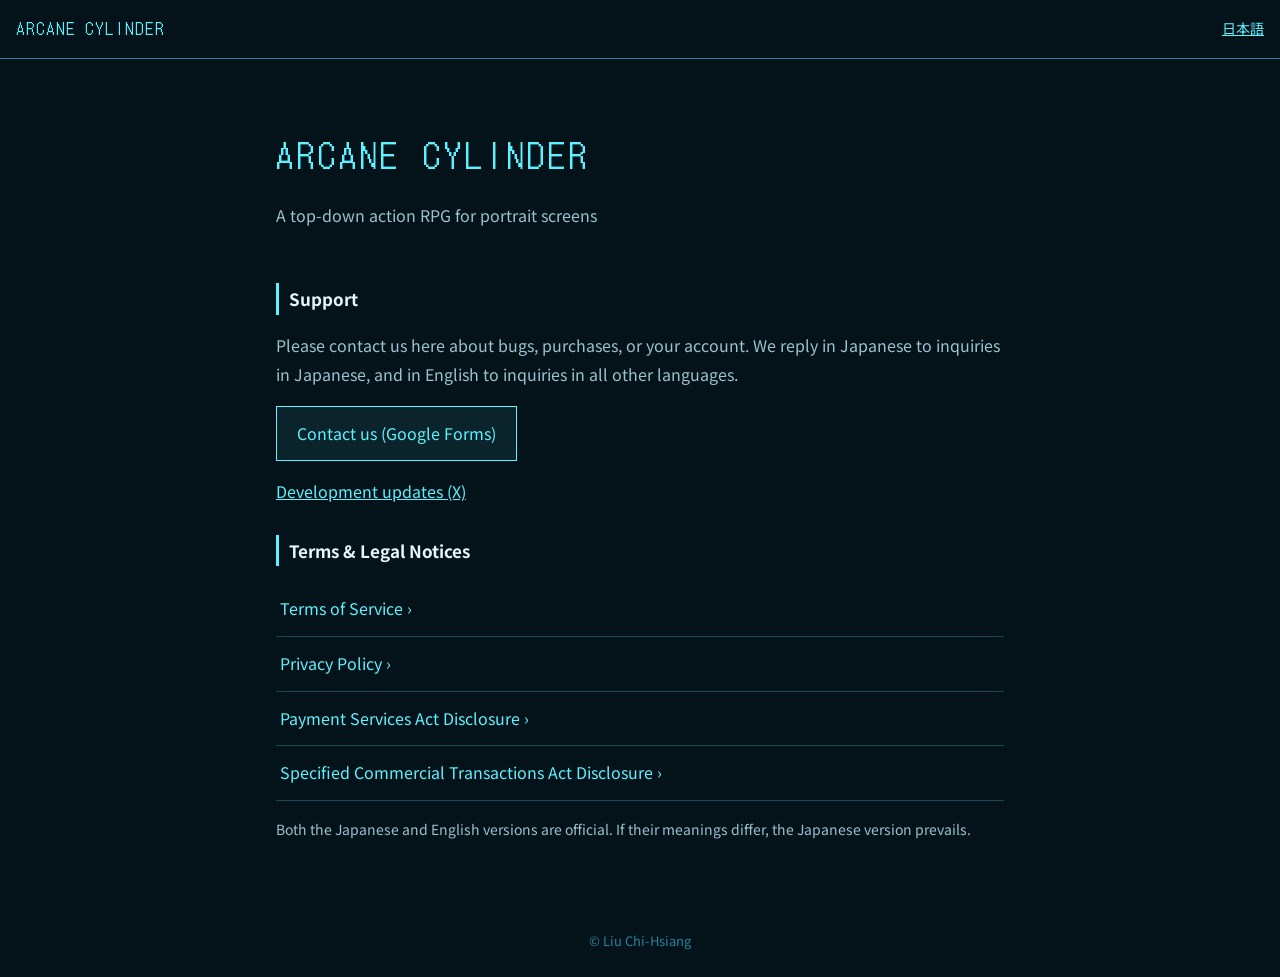
<file: index.html>
<!doctype html>
<html><head><meta charset="utf-8"><title>Arcane Cylinder</title>
<meta http-equiv="refresh" content="0; url=en/index.html">
<script>location.replace((navigator.language || "").startsWith("ja") ? "ja/index.html" : "en/index.html")</script>
</head><body><a href="ja/index.html">日本語</a> / <a href="en/index.html">English</a></body></html>
</file>
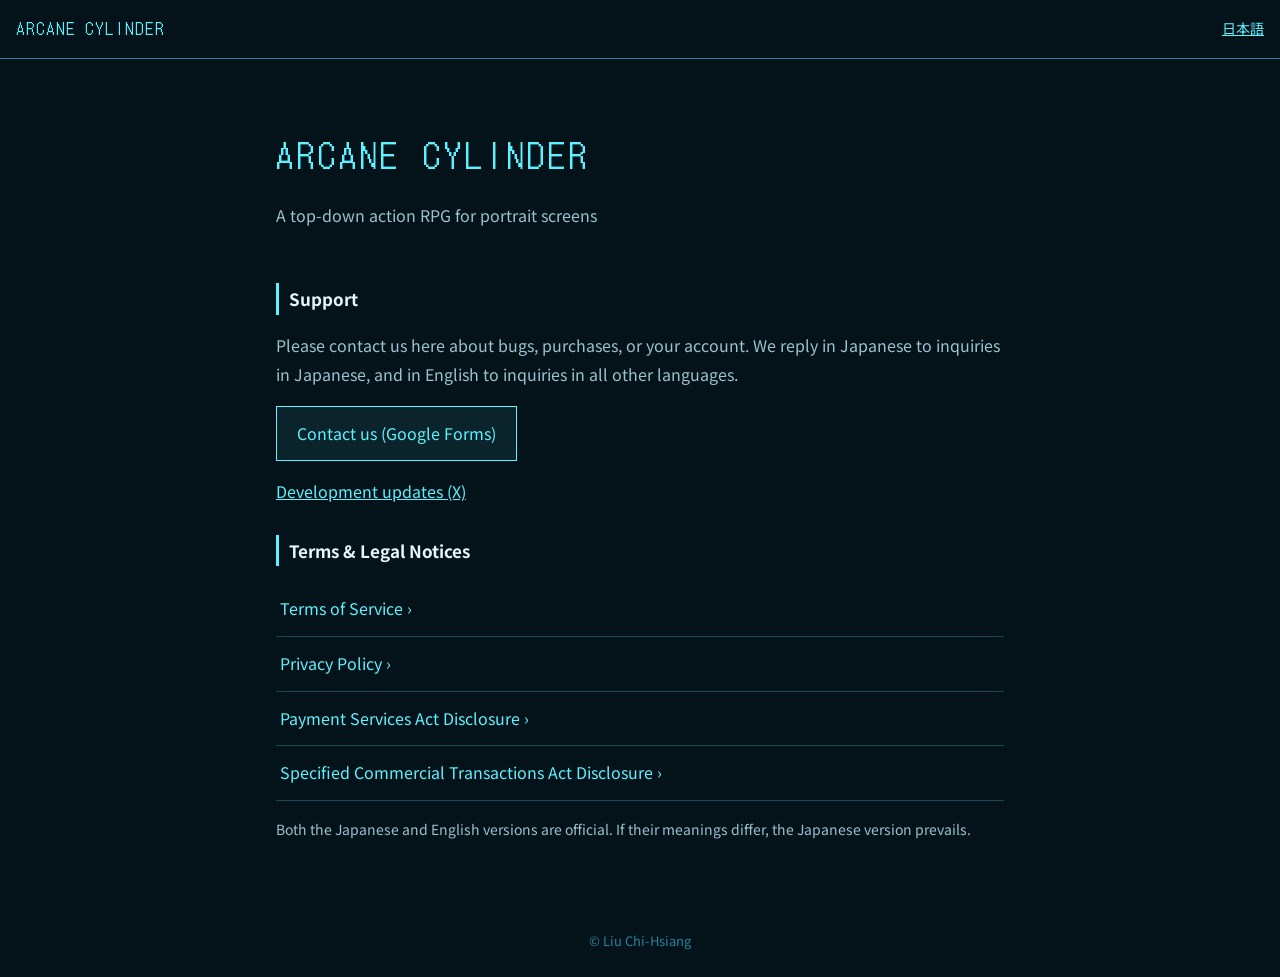
<file: en/index.html>
<!doctype html>
<html lang="en">
<head>
<meta charset="utf-8">
<meta name="viewport" content="width=device-width, initial-scale=1">
<title>Arcane Cylinder</title>
<link rel="preconnect" href="https://fonts.googleapis.com">
<link rel="preconnect" href="https://fonts.gstatic.com" crossorigin>
<link href="https://fonts.googleapis.com/css2?family=DotGothic16&family=Noto+Sans+JP:wght@400;700&display=swap" rel="stylesheet">
<link rel="stylesheet" href="../style.css">
</head>
<body>
<header>
<a class="brand" href="./index.html">ARCANE CYLINDER</a>
<a class="lang" href="../ja/index.html">日本語</a>
</header>
<main>
<section class="hero"><h1>ARCANE CYLINDER</h1><p>A top-down action RPG for portrait screens</p></section>
<section id="support"><h2>Support</h2><p>Please contact us here about bugs, purchases, or your account. We reply in Japanese to inquiries in Japanese, and in English to inquiries in all other languages.</p>
<p><a class="button" href="https://docs.google.com/forms/d/e/1FAIpQLScNTBPuTUQzuK9Jbjy7NN0qr8mpKDvpuHxW-K3NU5ORfMLNiQ/viewform?hl=en">Contact us (Google Forms)</a></p>
<p><a href="https://x.com/pokaru216">Development updates (X)</a></p></section>
<section id="legal"><h2>Terms & Legal Notices</h2><ul class="links"><li><a href="./terms.html">Terms of Service</a></li><li><a href="./privacy.html">Privacy Policy</a></li><li><a href="./law.html">Payment Services Act Disclosure</a></li><li><a href="./tokusho.html">Specified Commercial Transactions Act Disclosure</a></li></ul><p class="note">Both the Japanese and English versions are official. If their meanings differ, the Japanese version prevails.</p></section>
</main>
<footer>© Liu Chi-Hsiang</footer>
</body>
</html>
</file>
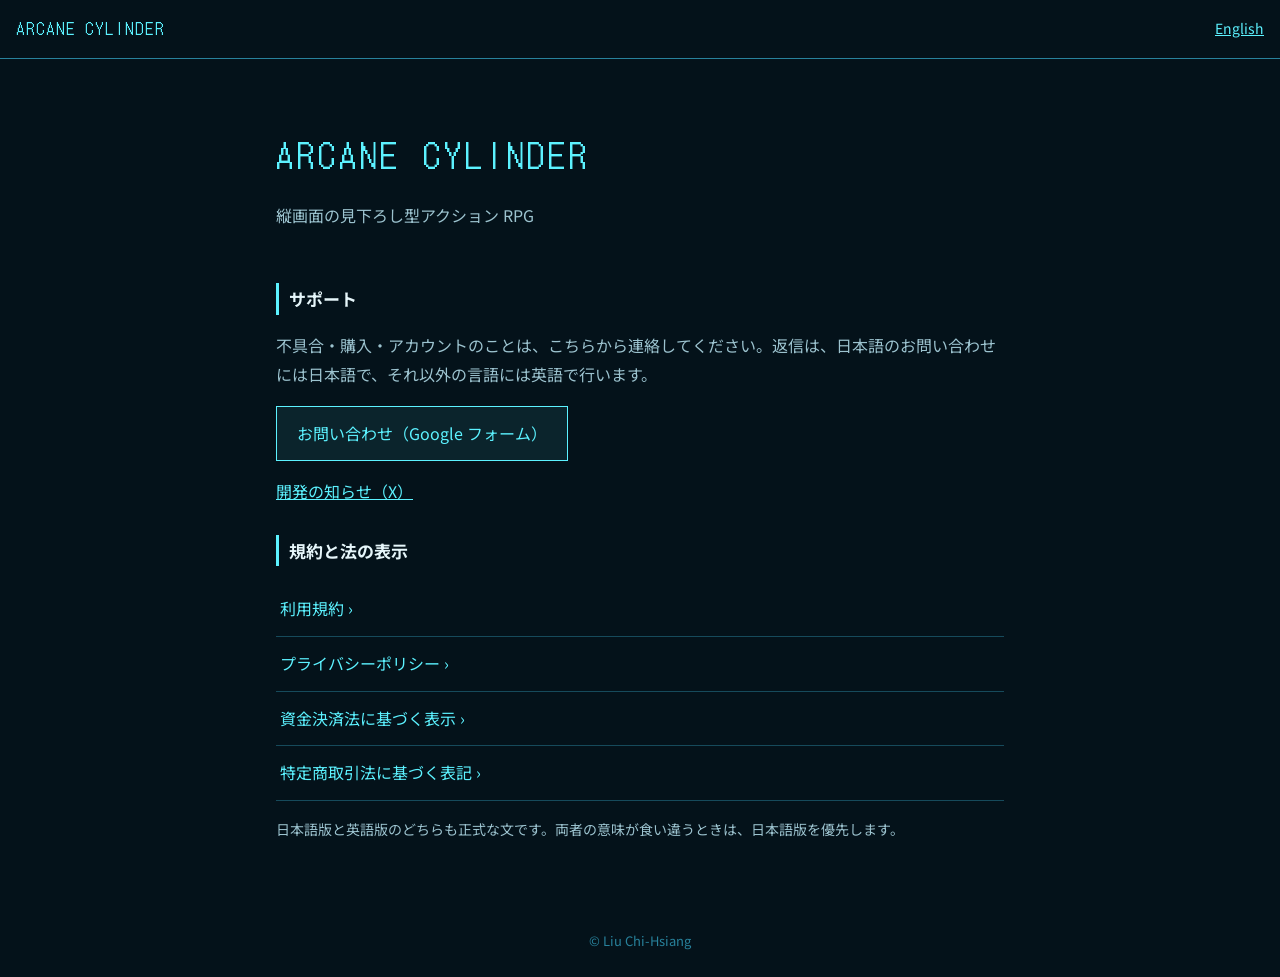
<file: ja/index.html>
<!doctype html>
<html lang="ja">
<head>
<meta charset="utf-8">
<meta name="viewport" content="width=device-width, initial-scale=1">
<title>Arcane Cylinder</title>
<link rel="preconnect" href="https://fonts.googleapis.com">
<link rel="preconnect" href="https://fonts.gstatic.com" crossorigin>
<link href="https://fonts.googleapis.com/css2?family=DotGothic16&family=Noto+Sans+JP:wght@400;700&display=swap" rel="stylesheet">
<link rel="stylesheet" href="../style.css">
</head>
<body>
<header>
<a class="brand" href="./index.html">ARCANE CYLINDER</a>
<a class="lang" href="../en/index.html">English</a>
</header>
<main>
<section class="hero"><h1>ARCANE CYLINDER</h1><p>縦画面の見下ろし型アクション RPG</p></section>
<section id="support"><h2>サポート</h2><p>不具合・購入・アカウントのことは、こちらから連絡してください。返信は、日本語のお問い合わせには日本語で、それ以外の言語には英語で行います。</p>
<p><a class="button" href="https://docs.google.com/forms/d/e/1FAIpQLSfScXd7WWXmpLD9I5AMkASH_SYO0MqwsVZjPH7sRhrS4XowrA/viewform">お問い合わせ（Google フォーム）</a></p>
<p><a href="https://x.com/pokaru216">開発の知らせ（X）</a></p></section>
<section id="legal"><h2>規約と法の表示</h2><ul class="links"><li><a href="./terms.html">利用規約</a></li><li><a href="./privacy.html">プライバシーポリシー</a></li><li><a href="./law.html">資金決済法に基づく表示</a></li><li><a href="./tokusho.html">特定商取引法に基づく表記</a></li></ul><p class="note">日本語版と英語版のどちらも正式な文です。両者の意味が食い違うときは、日本語版を優先します。</p></section>
</main>
<footer>© Liu Chi-Hsiang</footer>
</body>
</html>
</file>
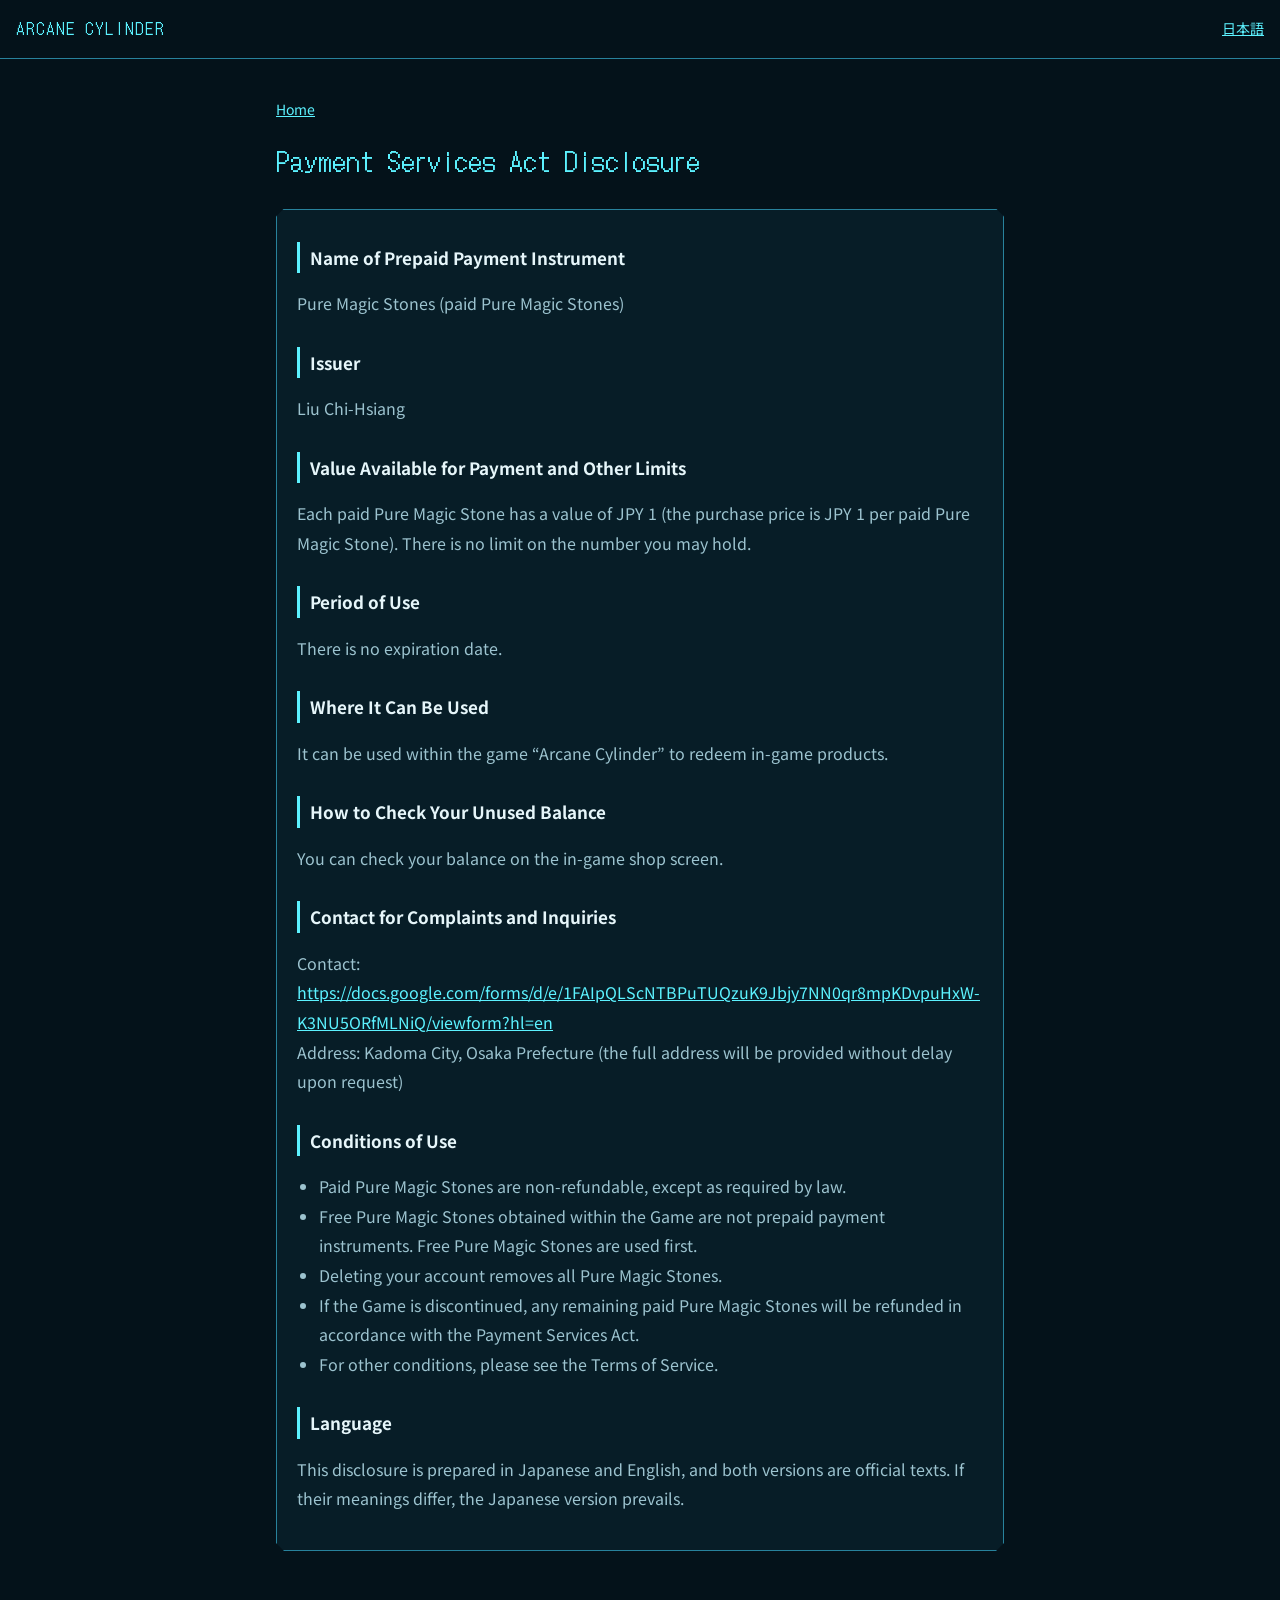
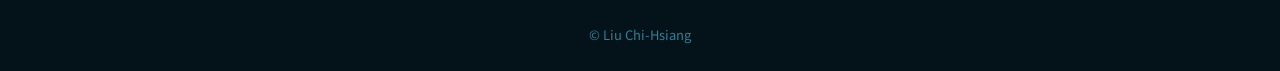
<file: en/law.html>
<!doctype html>
<html lang="en">
<head>
<meta charset="utf-8">
<meta name="viewport" content="width=device-width, initial-scale=1">
<title>Payment Services Act Disclosure | Arcane Cylinder</title>
<link rel="preconnect" href="https://fonts.googleapis.com">
<link rel="preconnect" href="https://fonts.gstatic.com" crossorigin>
<link href="https://fonts.googleapis.com/css2?family=DotGothic16&family=Noto+Sans+JP:wght@400;700&display=swap" rel="stylesheet">
<link rel="stylesheet" href="../style.css">
</head>
<body>
<header>
<a class="brand" href="./index.html">ARCANE CYLINDER</a>
<a class="lang" href="../ja/law.html">日本語</a>
</header>
<main>
<p class="crumb"><a href="./index.html">Home</a></p>
<h1>Payment Services Act Disclosure</h1>
<div class="doc">
<h2>Name of Prepaid Payment Instrument</h2>
<p>Pure Magic Stones (paid Pure Magic Stones)</p>
<h2>Issuer</h2>
<p>Liu Chi-Hsiang</p>
<h2>Value Available for Payment and Other Limits</h2>
<p>Each paid Pure Magic Stone has a value of JPY 1 (the purchase price is JPY 1 per paid Pure Magic Stone). There is no limit on the number you may hold.</p>
<h2>Period of Use</h2>
<p>There is no expiration date.</p>
<h2>Where It Can Be Used</h2>
<p>It can be used within the game “Arcane Cylinder” to redeem in-game products.</p>
<h2>How to Check Your Unused Balance</h2>
<p>You can check your balance on the in-game shop screen.</p>
<h2>Contact for Complaints and Inquiries</h2>
<p>Contact: <a href="https://docs.google.com/forms/d/e/1FAIpQLScNTBPuTUQzuK9Jbjy7NN0qr8mpKDvpuHxW-K3NU5ORfMLNiQ/viewform?hl=en">https://docs.google.com/forms/d/e/1FAIpQLScNTBPuTUQzuK9Jbjy7NN0qr8mpKDvpuHxW-K3NU5ORfMLNiQ/viewform?hl=en</a><br>Address: Kadoma City, Osaka Prefecture (the full address will be provided without delay upon request)</p>
<h2>Conditions of Use</h2>
<ul><li>Paid Pure Magic Stones are non-refundable, except as required by law.</li><li>Free Pure Magic Stones obtained within the Game are not prepaid payment instruments. Free Pure Magic Stones are used first.</li><li>Deleting your account removes all Pure Magic Stones.</li><li>If the Game is discontinued, any remaining paid Pure Magic Stones will be refunded in accordance with the Payment Services Act.</li><li>For other conditions, please see the Terms of Service.</li></ul>
<h2>Language</h2>
<p>This disclosure is prepared in Japanese and English, and both versions are official texts. If their meanings differ, the Japanese version prevails.</p>
</div>
</main>
<footer>© Liu Chi-Hsiang</footer>
</body>
</html>
</file>
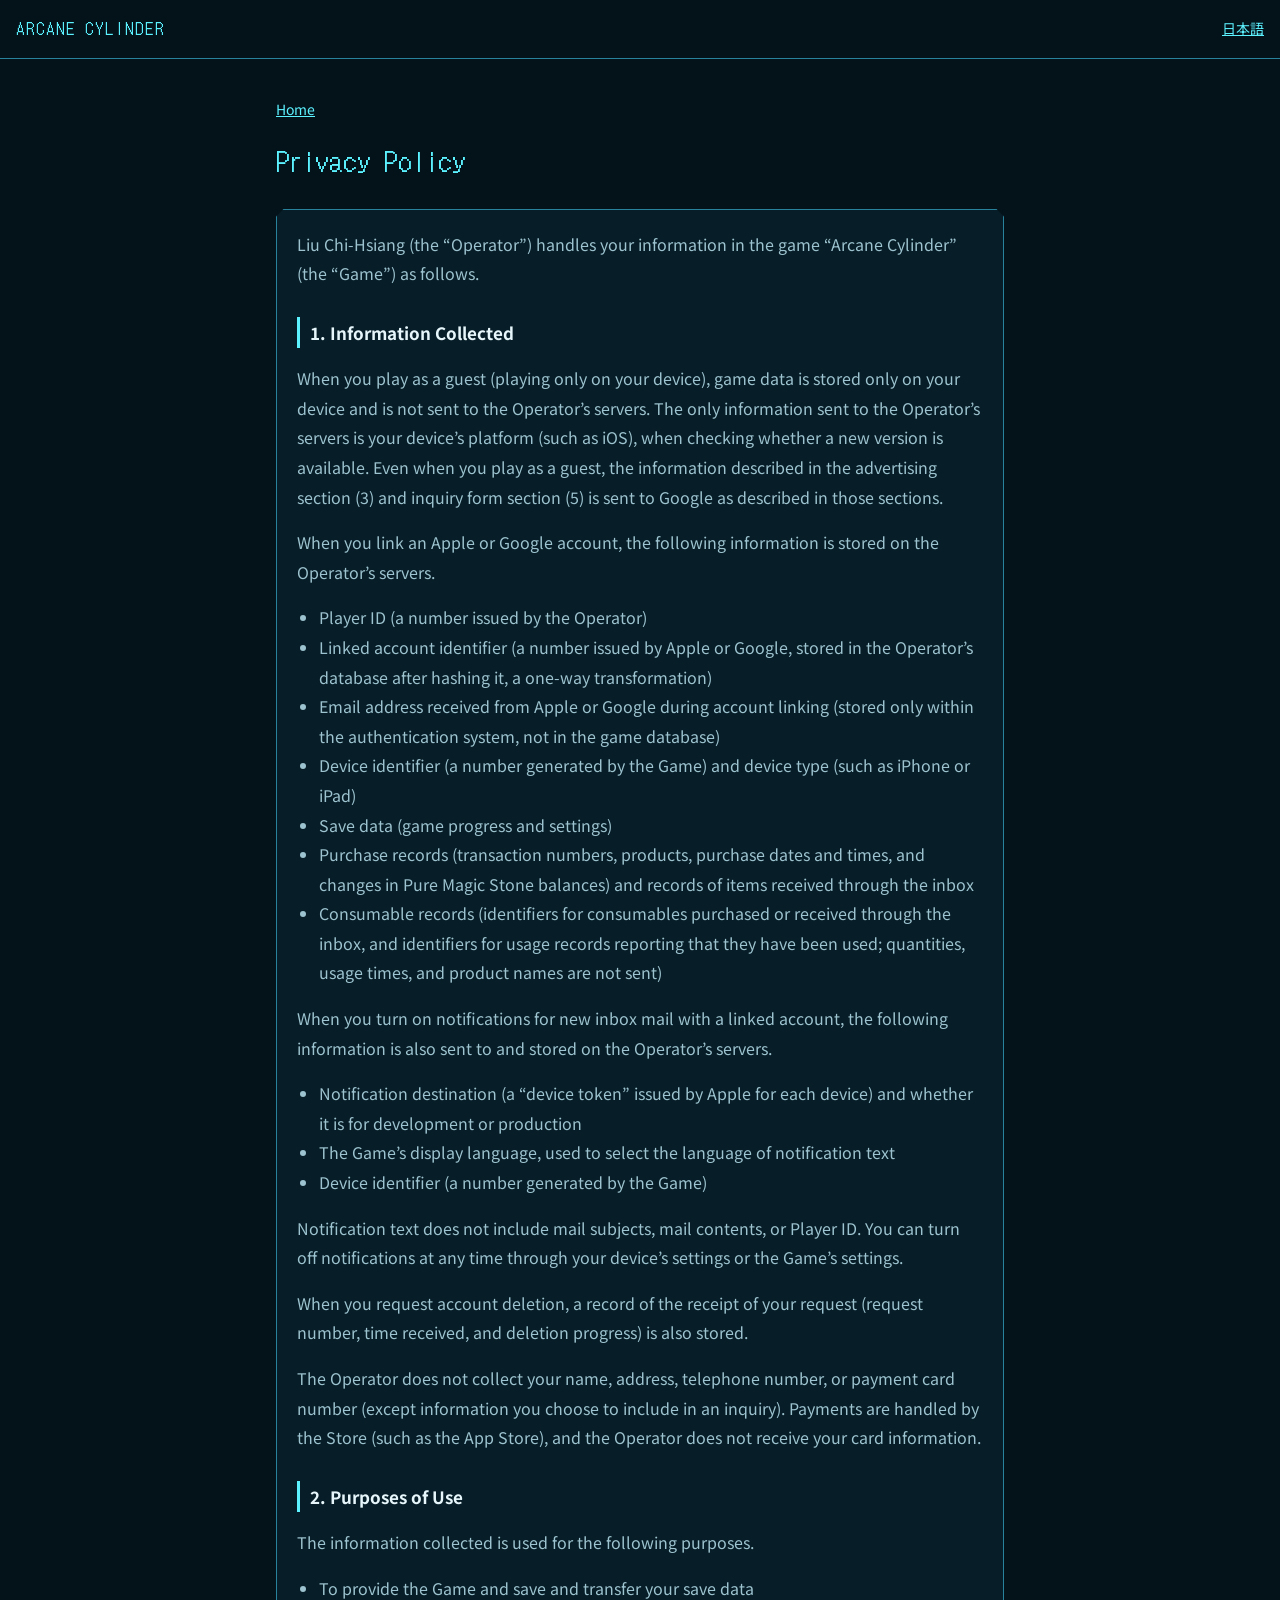
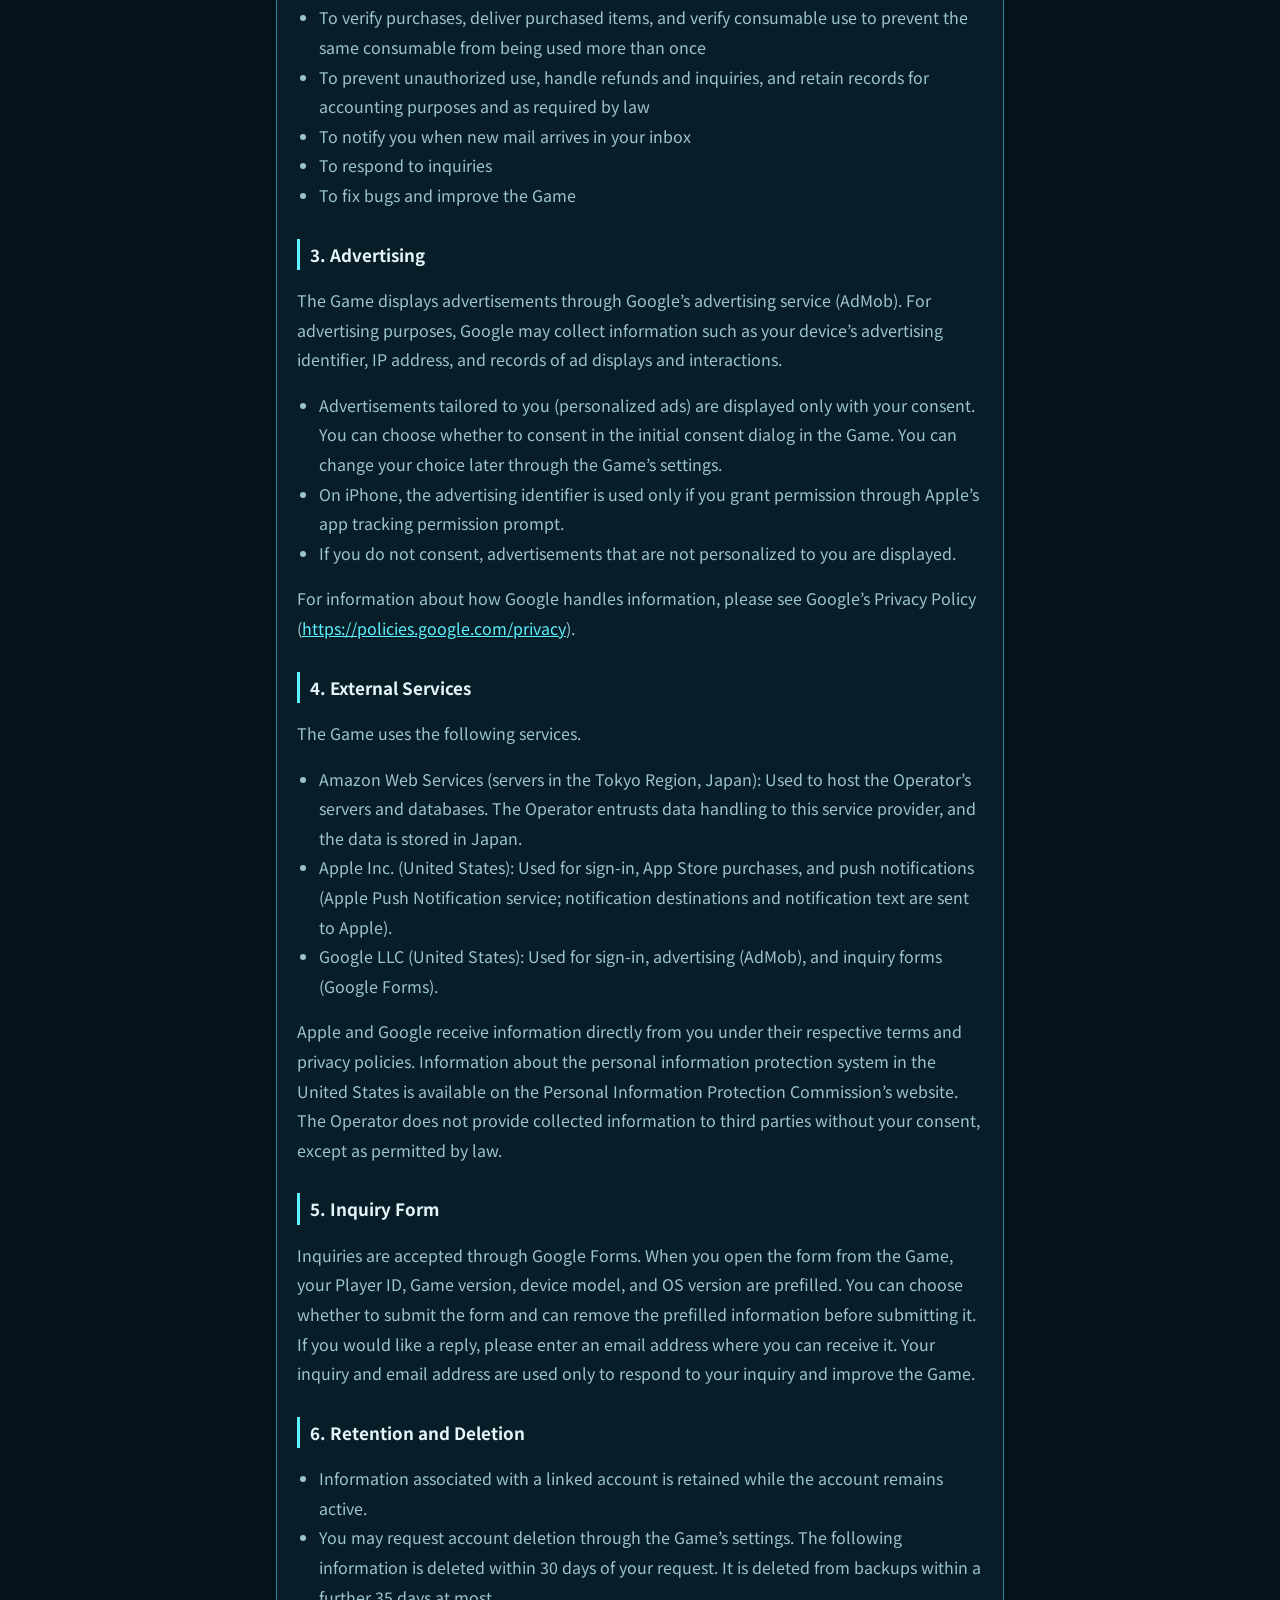
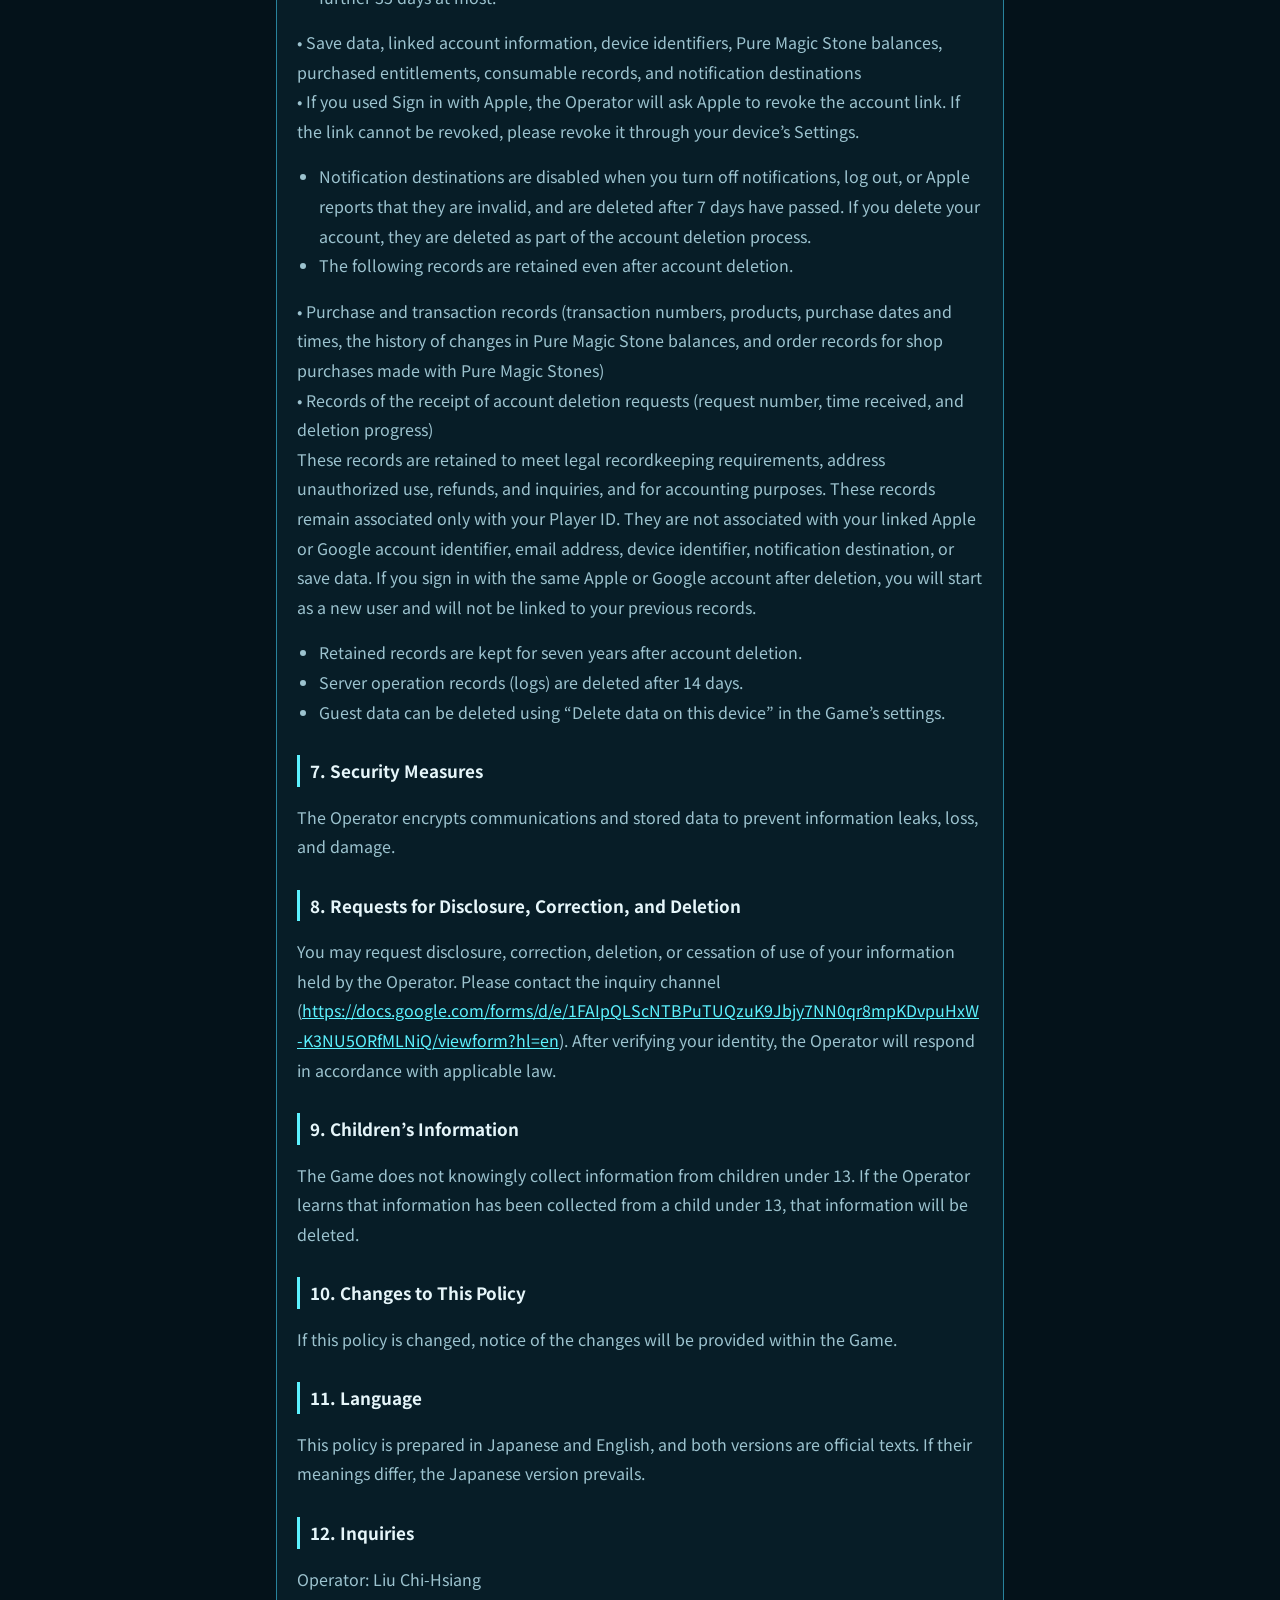
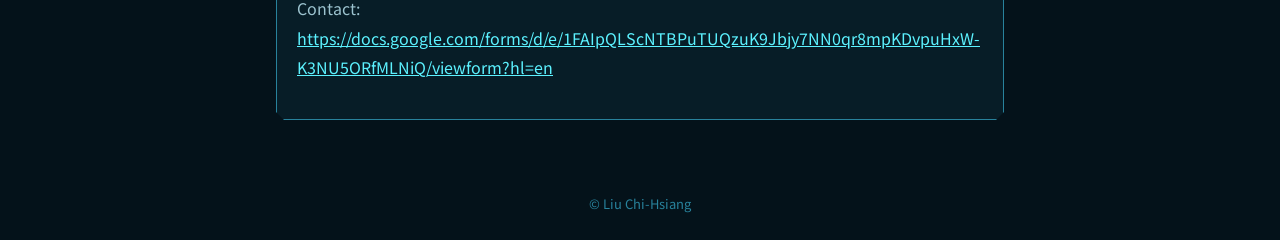
<file: en/privacy.html>
<!doctype html>
<html lang="en">
<head>
<meta charset="utf-8">
<meta name="viewport" content="width=device-width, initial-scale=1">
<title>Privacy Policy | Arcane Cylinder</title>
<link rel="preconnect" href="https://fonts.googleapis.com">
<link rel="preconnect" href="https://fonts.gstatic.com" crossorigin>
<link href="https://fonts.googleapis.com/css2?family=DotGothic16&family=Noto+Sans+JP:wght@400;700&display=swap" rel="stylesheet">
<link rel="stylesheet" href="../style.css">
</head>
<body>
<header>
<a class="brand" href="./index.html">ARCANE CYLINDER</a>
<a class="lang" href="../ja/privacy.html">日本語</a>
</header>
<main>
<p class="crumb"><a href="./index.html">Home</a></p>
<h1>Privacy Policy</h1>
<div class="doc">
<p>Liu Chi-Hsiang (the “Operator”) handles your information in the game “Arcane Cylinder” (the “Game”) as follows.</p>
<h2>1. Information Collected</h2>
<p>When you play as a guest (playing only on your device), game data is stored only on your device and is not sent to the Operator’s servers. The only information sent to the Operator’s servers is your device’s platform (such as iOS), when checking whether a new version is available. Even when you play as a guest, the information described in the advertising section (3) and inquiry form section (5) is sent to Google as described in those sections.</p>
<p>When you link an Apple or Google account, the following information is stored on the Operator’s servers.</p>
<ul><li>Player ID (a number issued by the Operator)</li><li>Linked account identifier (a number issued by Apple or Google, stored in the Operator’s database after hashing it, a one-way transformation)</li><li>Email address received from Apple or Google during account linking (stored only within the authentication system, not in the game database)</li><li>Device identifier (a number generated by the Game) and device type (such as iPhone or iPad)</li><li>Save data (game progress and settings)</li><li>Purchase records (transaction numbers, products, purchase dates and times, and changes in Pure Magic Stone balances) and records of items received through the inbox</li><li>Consumable records (identifiers for consumables purchased or received through the inbox, and identifiers for usage records reporting that they have been used; quantities, usage times, and product names are not sent)</li></ul>
<p>When you turn on notifications for new inbox mail with a linked account, the following information is also sent to and stored on the Operator’s servers.</p>
<ul><li>Notification destination (a “device token” issued by Apple for each device) and whether it is for development or production</li><li>The Game’s display language, used to select the language of notification text</li><li>Device identifier (a number generated by the Game)</li></ul>
<p>Notification text does not include mail subjects, mail contents, or Player ID. You can turn off notifications at any time through your device’s settings or the Game’s settings.</p>
<p>When you request account deletion, a record of the receipt of your request (request number, time received, and deletion progress) is also stored.</p>
<p>The Operator does not collect your name, address, telephone number, or payment card number (except information you choose to include in an inquiry). Payments are handled by the Store (such as the App Store), and the Operator does not receive your card information.</p>
<h2>2. Purposes of Use</h2>
<p>The information collected is used for the following purposes.</p>
<ul><li>To provide the Game and save and transfer your save data</li><li>To verify purchases, deliver purchased items, and verify consumable use to prevent the same consumable from being used more than once</li><li>To prevent unauthorized use, handle refunds and inquiries, and retain records for accounting purposes and as required by law</li><li>To notify you when new mail arrives in your inbox</li><li>To respond to inquiries</li><li>To fix bugs and improve the Game</li></ul>
<h2>3. Advertising</h2>
<p>The Game displays advertisements through Google’s advertising service (AdMob). For advertising purposes, Google may collect information such as your device’s advertising identifier, IP address, and records of ad displays and interactions.</p>
<ul><li>Advertisements tailored to you (personalized ads) are displayed only with your consent. You can choose whether to consent in the initial consent dialog in the Game. You can change your choice later through the Game’s settings.</li><li>On iPhone, the advertising identifier is used only if you grant permission through Apple’s app tracking permission prompt.</li><li>If you do not consent, advertisements that are not personalized to you are displayed.</li></ul>
<p>For information about how Google handles information, please see Google’s Privacy Policy (<a href="https://policies.google.com/privacy">https://policies.google.com/privacy</a>).</p>
<h2>4. External Services</h2>
<p>The Game uses the following services.</p>
<ul><li>Amazon Web Services (servers in the Tokyo Region, Japan): Used to host the Operator’s servers and databases. The Operator entrusts data handling to this service provider, and the data is stored in Japan.</li><li>Apple Inc. (United States): Used for sign-in, App Store purchases, and push notifications (Apple Push Notification service; notification destinations and notification text are sent to Apple).</li><li>Google LLC (United States): Used for sign-in, advertising (AdMob), and inquiry forms (Google Forms).</li></ul>
<p>Apple and Google receive information directly from you under their respective terms and privacy policies. Information about the personal information protection system in the United States is available on the Personal Information Protection Commission’s website.<br>The Operator does not provide collected information to third parties without your consent, except as permitted by law.</p>
<h2>5. Inquiry Form</h2>
<p>Inquiries are accepted through Google Forms. When you open the form from the Game, your Player ID, Game version, device model, and OS version are prefilled. You can choose whether to submit the form and can remove the prefilled information before submitting it. If you would like a reply, please enter an email address where you can receive it. Your inquiry and email address are used only to respond to your inquiry and improve the Game.</p>
<h2>6. Retention and Deletion</h2>
<ul><li>Information associated with a linked account is retained while the account remains active.</li><li>You may request account deletion through the Game’s settings. The following information is deleted within 30 days of your request. It is deleted from backups within a further 35 days at most.</li></ul>
<p>  • Save data, linked account information, device identifiers, Pure Magic Stone balances, purchased entitlements, consumable records, and notification destinations<br>  • If you used Sign in with Apple, the Operator will ask Apple to revoke the account link. If the link cannot be revoked, please revoke it through your device’s Settings.</p>
<ul><li>Notification destinations are disabled when you turn off notifications, log out, or Apple reports that they are invalid, and are deleted after 7 days have passed. If you delete your account, they are deleted as part of the account deletion process.</li><li>The following records are retained even after account deletion.</li></ul>
<p>  • Purchase and transaction records (transaction numbers, products, purchase dates and times, the history of changes in Pure Magic Stone balances, and order records for shop purchases made with Pure Magic Stones)<br>  • Records of the receipt of account deletion requests (request number, time received, and deletion progress)<br>These records are retained to meet legal recordkeeping requirements, address unauthorized use, refunds, and inquiries, and for accounting purposes. These records remain associated only with your Player ID. They are not associated with your linked Apple or Google account identifier, email address, device identifier, notification destination, or save data. If you sign in with the same Apple or Google account after deletion, you will start as a new user and will not be linked to your previous records.</p>
<ul><li>Retained records are kept for seven years after account deletion.</li><li>Server operation records (logs) are deleted after 14 days.</li><li>Guest data can be deleted using “Delete data on this device” in the Game’s settings.</li></ul>
<h2>7. Security Measures</h2>
<p>The Operator encrypts communications and stored data to prevent information leaks, loss, and damage.</p>
<h2>8. Requests for Disclosure, Correction, and Deletion</h2>
<p>You may request disclosure, correction, deletion, or cessation of use of your information held by the Operator. Please contact the inquiry channel (<a href="https://docs.google.com/forms/d/e/1FAIpQLScNTBPuTUQzuK9Jbjy7NN0qr8mpKDvpuHxW-K3NU5ORfMLNiQ/viewform?hl=en">https://docs.google.com/forms/d/e/1FAIpQLScNTBPuTUQzuK9Jbjy7NN0qr8mpKDvpuHxW-K3NU5ORfMLNiQ/viewform?hl=en</a>). After verifying your identity, the Operator will respond in accordance with applicable law.</p>
<h2>9. Children’s Information</h2>
<p>The Game does not knowingly collect information from children under 13. If the Operator learns that information has been collected from a child under 13, that information will be deleted.</p>
<h2>10. Changes to This Policy</h2>
<p>If this policy is changed, notice of the changes will be provided within the Game.</p>
<h2>11. Language</h2>
<p>This policy is prepared in Japanese and English, and both versions are official texts. If their meanings differ, the Japanese version prevails.</p>
<h2>12. Inquiries</h2>
<p>Operator: Liu Chi-Hsiang<br>Contact: <a href="https://docs.google.com/forms/d/e/1FAIpQLScNTBPuTUQzuK9Jbjy7NN0qr8mpKDvpuHxW-K3NU5ORfMLNiQ/viewform?hl=en">https://docs.google.com/forms/d/e/1FAIpQLScNTBPuTUQzuK9Jbjy7NN0qr8mpKDvpuHxW-K3NU5ORfMLNiQ/viewform?hl=en</a></p>
</div>
</main>
<footer>© Liu Chi-Hsiang</footer>
</body>
</html>
</file>
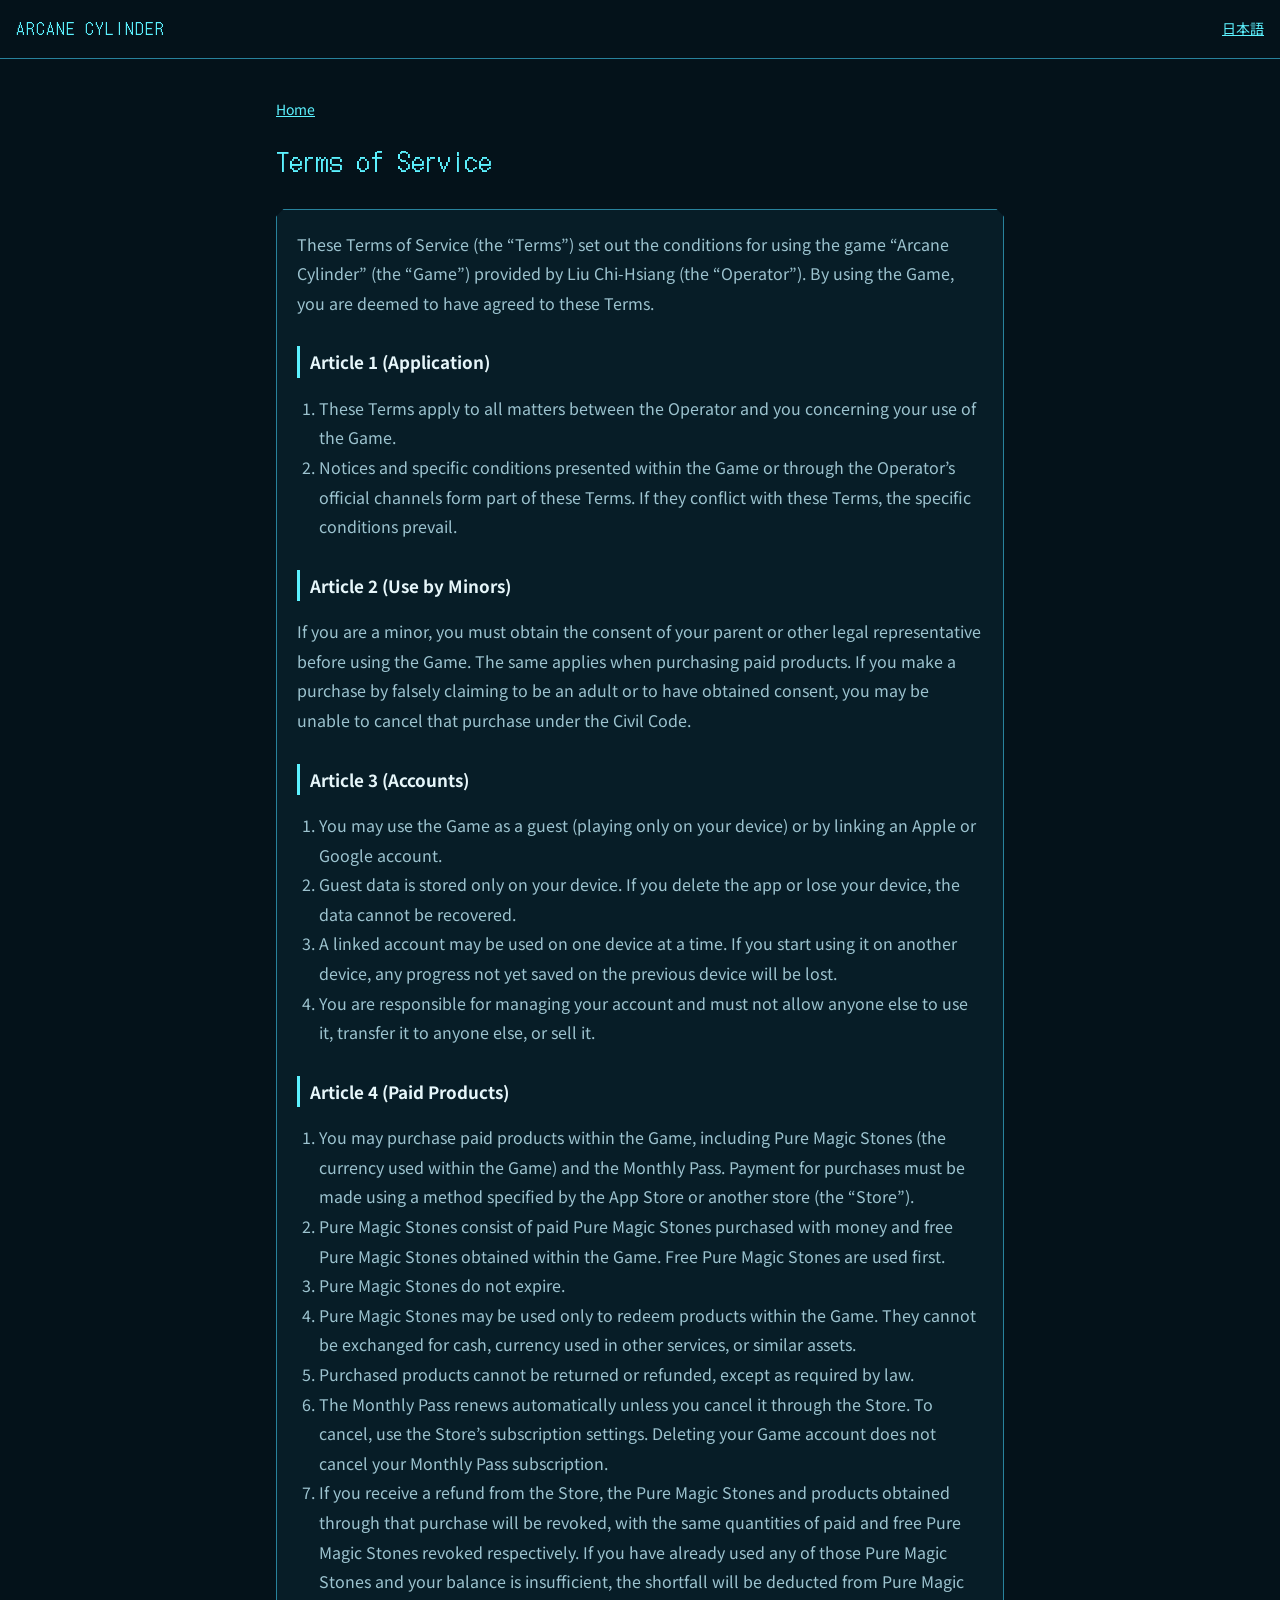
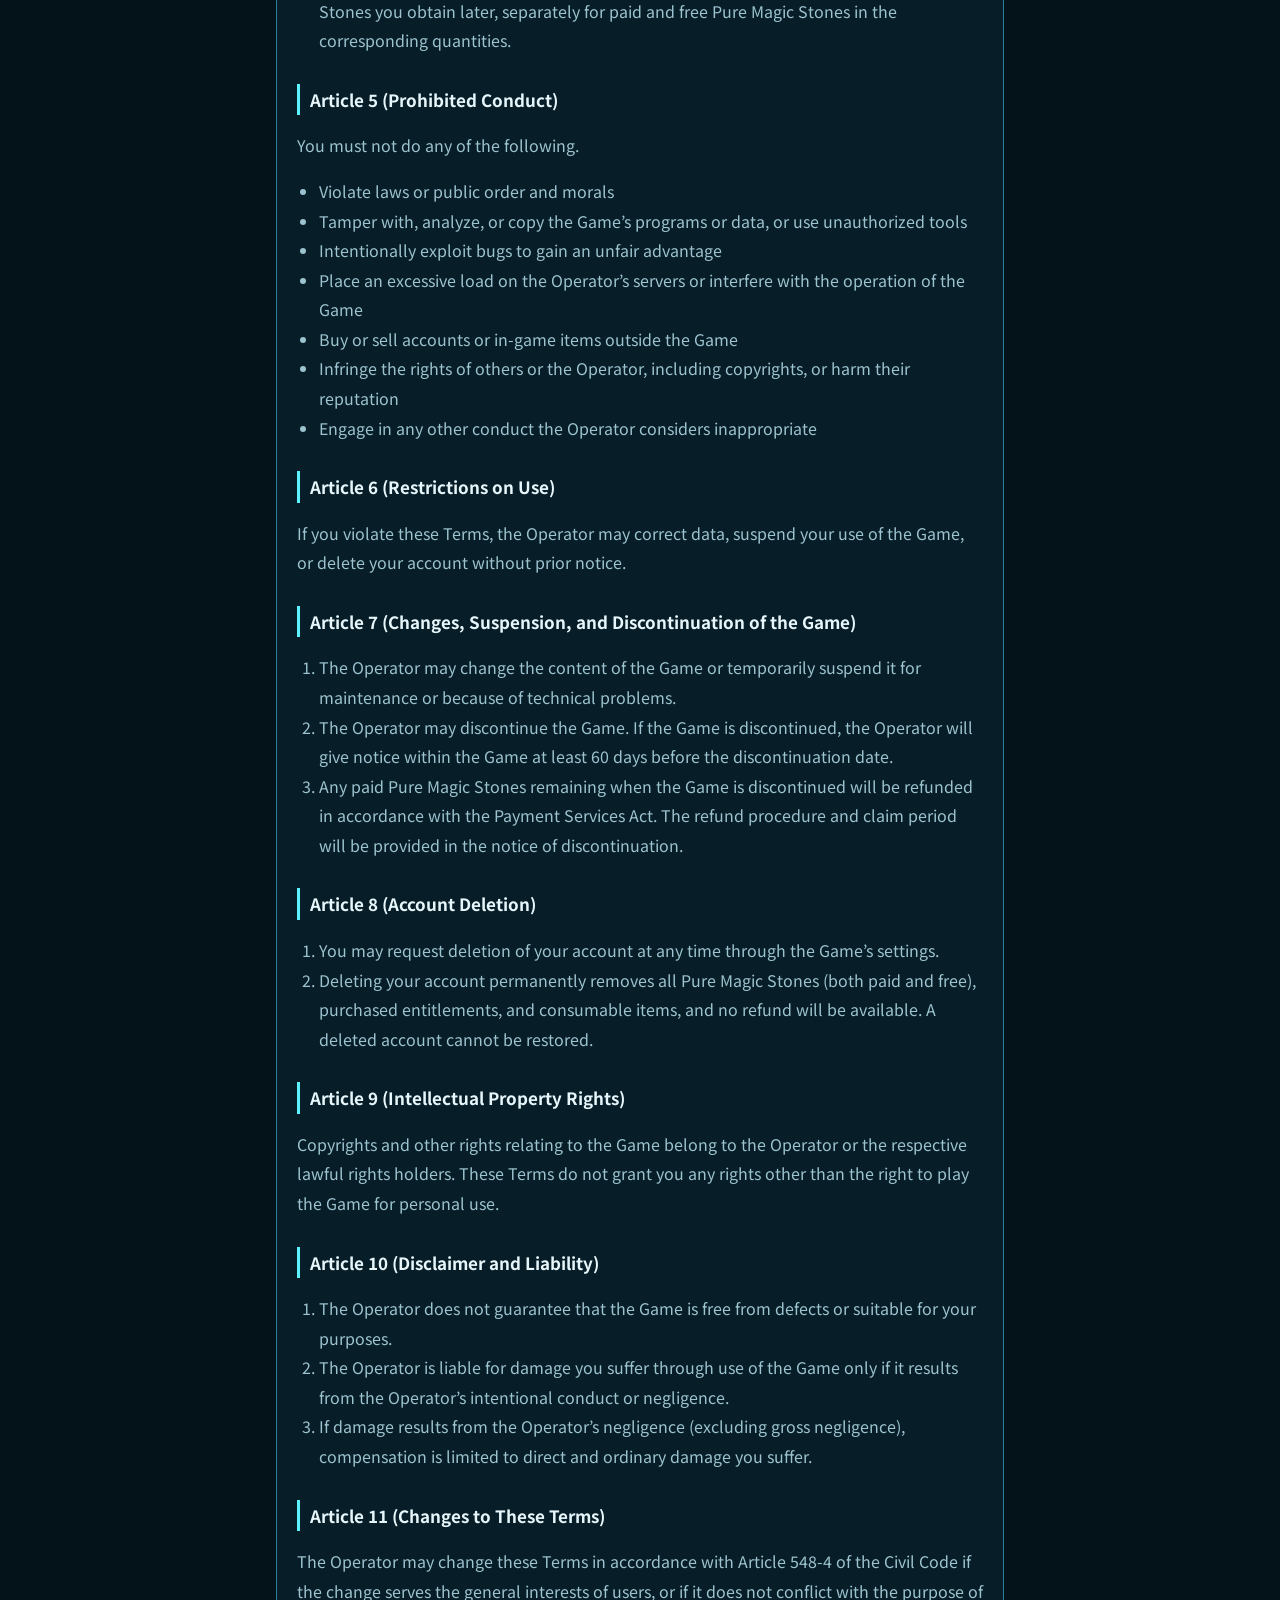
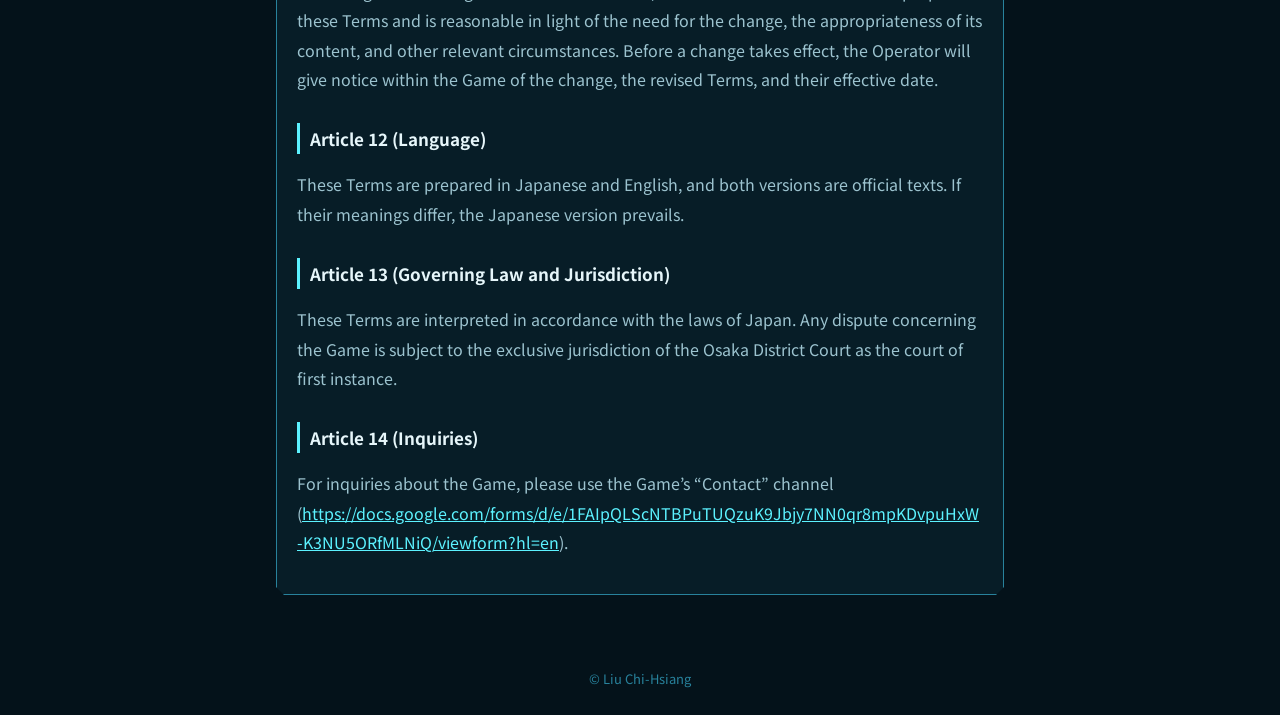
<file: en/terms.html>
<!doctype html>
<html lang="en">
<head>
<meta charset="utf-8">
<meta name="viewport" content="width=device-width, initial-scale=1">
<title>Terms of Service | Arcane Cylinder</title>
<link rel="preconnect" href="https://fonts.googleapis.com">
<link rel="preconnect" href="https://fonts.gstatic.com" crossorigin>
<link href="https://fonts.googleapis.com/css2?family=DotGothic16&family=Noto+Sans+JP:wght@400;700&display=swap" rel="stylesheet">
<link rel="stylesheet" href="../style.css">
</head>
<body>
<header>
<a class="brand" href="./index.html">ARCANE CYLINDER</a>
<a class="lang" href="../ja/terms.html">日本語</a>
</header>
<main>
<p class="crumb"><a href="./index.html">Home</a></p>
<h1>Terms of Service</h1>
<div class="doc">
<p>These Terms of Service (the “Terms”) set out the conditions for using the game “Arcane Cylinder” (the “Game”) provided by Liu Chi-Hsiang (the “Operator”). By using the Game, you are deemed to have agreed to these Terms.</p>
<h2>Article 1 (Application)</h2>
<ol><li>These Terms apply to all matters between the Operator and you concerning your use of the Game.</li><li>Notices and specific conditions presented within the Game or through the Operator’s official channels form part of these Terms. If they conflict with these Terms, the specific conditions prevail.</li></ol>
<h2>Article 2 (Use by Minors)</h2>
<p>If you are a minor, you must obtain the consent of your parent or other legal representative before using the Game. The same applies when purchasing paid products. If you make a purchase by falsely claiming to be an adult or to have obtained consent, you may be unable to cancel that purchase under the Civil Code.</p>
<h2>Article 3 (Accounts)</h2>
<ol><li>You may use the Game as a guest (playing only on your device) or by linking an Apple or Google account.</li><li>Guest data is stored only on your device. If you delete the app or lose your device, the data cannot be recovered.</li><li>A linked account may be used on one device at a time. If you start using it on another device, any progress not yet saved on the previous device will be lost.</li><li>You are responsible for managing your account and must not allow anyone else to use it, transfer it to anyone else, or sell it.</li></ol>
<h2>Article 4 (Paid Products)</h2>
<ol><li>You may purchase paid products within the Game, including Pure Magic Stones (the currency used within the Game) and the Monthly Pass. Payment for purchases must be made using a method specified by the App Store or another store (the “Store”).</li><li>Pure Magic Stones consist of paid Pure Magic Stones purchased with money and free Pure Magic Stones obtained within the Game. Free Pure Magic Stones are used first.</li><li>Pure Magic Stones do not expire.</li><li>Pure Magic Stones may be used only to redeem products within the Game. They cannot be exchanged for cash, currency used in other services, or similar assets.</li><li>Purchased products cannot be returned or refunded, except as required by law.</li><li>The Monthly Pass renews automatically unless you cancel it through the Store. To cancel, use the Store’s subscription settings. Deleting your Game account does not cancel your Monthly Pass subscription.</li><li>If you receive a refund from the Store, the Pure Magic Stones and products obtained through that purchase will be revoked, with the same quantities of paid and free Pure Magic Stones revoked respectively. If you have already used any of those Pure Magic Stones and your balance is insufficient, the shortfall will be deducted from Pure Magic Stones you obtain later, separately for paid and free Pure Magic Stones in the corresponding quantities.</li></ol>
<h2>Article 5 (Prohibited Conduct)</h2>
<p>You must not do any of the following.</p>
<ul><li>Violate laws or public order and morals</li><li>Tamper with, analyze, or copy the Game’s programs or data, or use unauthorized tools</li><li>Intentionally exploit bugs to gain an unfair advantage</li><li>Place an excessive load on the Operator’s servers or interfere with the operation of the Game</li><li>Buy or sell accounts or in-game items outside the Game</li><li>Infringe the rights of others or the Operator, including copyrights, or harm their reputation</li><li>Engage in any other conduct the Operator considers inappropriate</li></ul>
<h2>Article 6 (Restrictions on Use)</h2>
<p>If you violate these Terms, the Operator may correct data, suspend your use of the Game, or delete your account without prior notice.</p>
<h2>Article 7 (Changes, Suspension, and Discontinuation of the Game)</h2>
<ol><li>The Operator may change the content of the Game or temporarily suspend it for maintenance or because of technical problems.</li><li>The Operator may discontinue the Game. If the Game is discontinued, the Operator will give notice within the Game at least 60 days before the discontinuation date.</li><li>Any paid Pure Magic Stones remaining when the Game is discontinued will be refunded in accordance with the Payment Services Act. The refund procedure and claim period will be provided in the notice of discontinuation.</li></ol>
<h2>Article 8 (Account Deletion)</h2>
<ol><li>You may request deletion of your account at any time through the Game’s settings.</li><li>Deleting your account permanently removes all Pure Magic Stones (both paid and free), purchased entitlements, and consumable items, and no refund will be available. A deleted account cannot be restored.</li></ol>
<h2>Article 9 (Intellectual Property Rights)</h2>
<p>Copyrights and other rights relating to the Game belong to the Operator or the respective lawful rights holders. These Terms do not grant you any rights other than the right to play the Game for personal use.</p>
<h2>Article 10 (Disclaimer and Liability)</h2>
<ol><li>The Operator does not guarantee that the Game is free from defects or suitable for your purposes.</li><li>The Operator is liable for damage you suffer through use of the Game only if it results from the Operator’s intentional conduct or negligence.</li><li>If damage results from the Operator’s negligence (excluding gross negligence), compensation is limited to direct and ordinary damage you suffer.</li></ol>
<h2>Article 11 (Changes to These Terms)</h2>
<p>The Operator may change these Terms in accordance with Article 548-4 of the Civil Code if the change serves the general interests of users, or if it does not conflict with the purpose of these Terms and is reasonable in light of the need for the change, the appropriateness of its content, and other relevant circumstances. Before a change takes effect, the Operator will give notice within the Game of the change, the revised Terms, and their effective date.</p>
<h2>Article 12 (Language)</h2>
<p>These Terms are prepared in Japanese and English, and both versions are official texts. If their meanings differ, the Japanese version prevails.</p>
<h2>Article 13 (Governing Law and Jurisdiction)</h2>
<p>These Terms are interpreted in accordance with the laws of Japan. Any dispute concerning the Game is subject to the exclusive jurisdiction of the Osaka District Court as the court of first instance.</p>
<h2>Article 14 (Inquiries)</h2>
<p>For inquiries about the Game, please use the Game’s “Contact” channel (<a href="https://docs.google.com/forms/d/e/1FAIpQLScNTBPuTUQzuK9Jbjy7NN0qr8mpKDvpuHxW-K3NU5ORfMLNiQ/viewform?hl=en">https://docs.google.com/forms/d/e/1FAIpQLScNTBPuTUQzuK9Jbjy7NN0qr8mpKDvpuHxW-K3NU5ORfMLNiQ/viewform?hl=en</a>).</p>
</div>
</main>
<footer>© Liu Chi-Hsiang</footer>
</body>
</html>
</file>
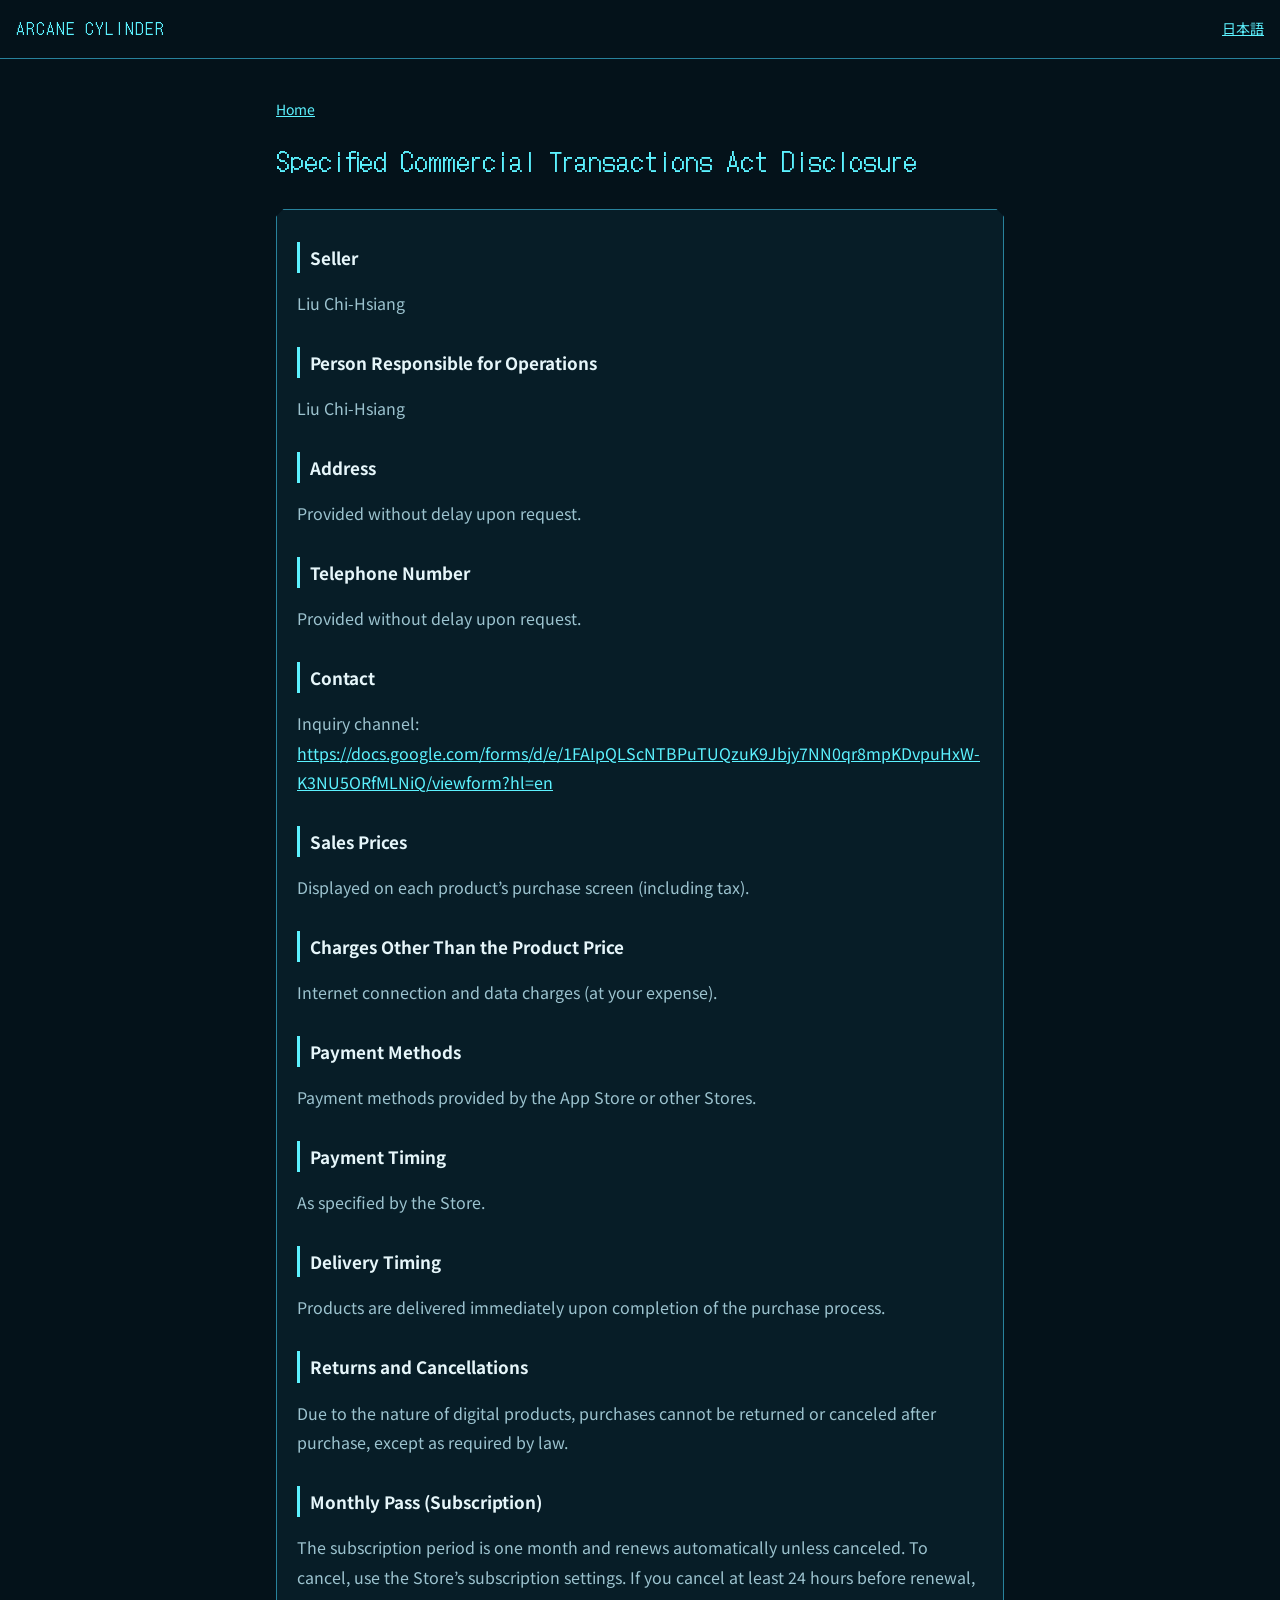
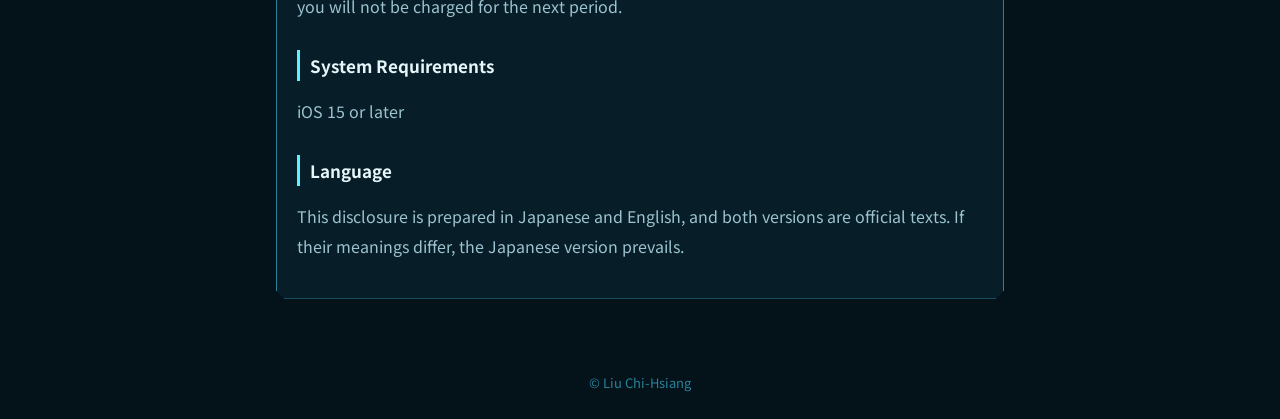
<file: en/tokusho.html>
<!doctype html>
<html lang="en">
<head>
<meta charset="utf-8">
<meta name="viewport" content="width=device-width, initial-scale=1">
<title>Specified Commercial Transactions Act Disclosure | Arcane Cylinder</title>
<link rel="preconnect" href="https://fonts.googleapis.com">
<link rel="preconnect" href="https://fonts.gstatic.com" crossorigin>
<link href="https://fonts.googleapis.com/css2?family=DotGothic16&family=Noto+Sans+JP:wght@400;700&display=swap" rel="stylesheet">
<link rel="stylesheet" href="../style.css">
</head>
<body>
<header>
<a class="brand" href="./index.html">ARCANE CYLINDER</a>
<a class="lang" href="../ja/tokusho.html">日本語</a>
</header>
<main>
<p class="crumb"><a href="./index.html">Home</a></p>
<h1>Specified Commercial Transactions Act Disclosure</h1>
<div class="doc">
<h2>Seller</h2>
<p>Liu Chi-Hsiang</p>
<h2>Person Responsible for Operations</h2>
<p>Liu Chi-Hsiang</p>
<h2>Address</h2>
<p>Provided without delay upon request.</p>
<h2>Telephone Number</h2>
<p>Provided without delay upon request.</p>
<h2>Contact</h2>
<p>Inquiry channel: <a href="https://docs.google.com/forms/d/e/1FAIpQLScNTBPuTUQzuK9Jbjy7NN0qr8mpKDvpuHxW-K3NU5ORfMLNiQ/viewform?hl=en">https://docs.google.com/forms/d/e/1FAIpQLScNTBPuTUQzuK9Jbjy7NN0qr8mpKDvpuHxW-K3NU5ORfMLNiQ/viewform?hl=en</a></p>
<h2>Sales Prices</h2>
<p>Displayed on each product’s purchase screen (including tax).</p>
<h2>Charges Other Than the Product Price</h2>
<p>Internet connection and data charges (at your expense).</p>
<h2>Payment Methods</h2>
<p>Payment methods provided by the App Store or other Stores.</p>
<h2>Payment Timing</h2>
<p>As specified by the Store.</p>
<h2>Delivery Timing</h2>
<p>Products are delivered immediately upon completion of the purchase process.</p>
<h2>Returns and Cancellations</h2>
<p>Due to the nature of digital products, purchases cannot be returned or canceled after purchase, except as required by law.</p>
<h2>Monthly Pass (Subscription)</h2>
<p>The subscription period is one month and renews automatically unless canceled. To cancel, use the Store’s subscription settings. If you cancel at least 24 hours before renewal, you will not be charged for the next period.</p>
<h2>System Requirements</h2>
<p>iOS 15 or later</p>
<h2>Language</h2>
<p>This disclosure is prepared in Japanese and English, and both versions are official texts. If their meanings differ, the Japanese version prevails.</p>
</div>
</main>
<footer>© Liu Chi-Hsiang</footer>
</body>
</html>
</file>
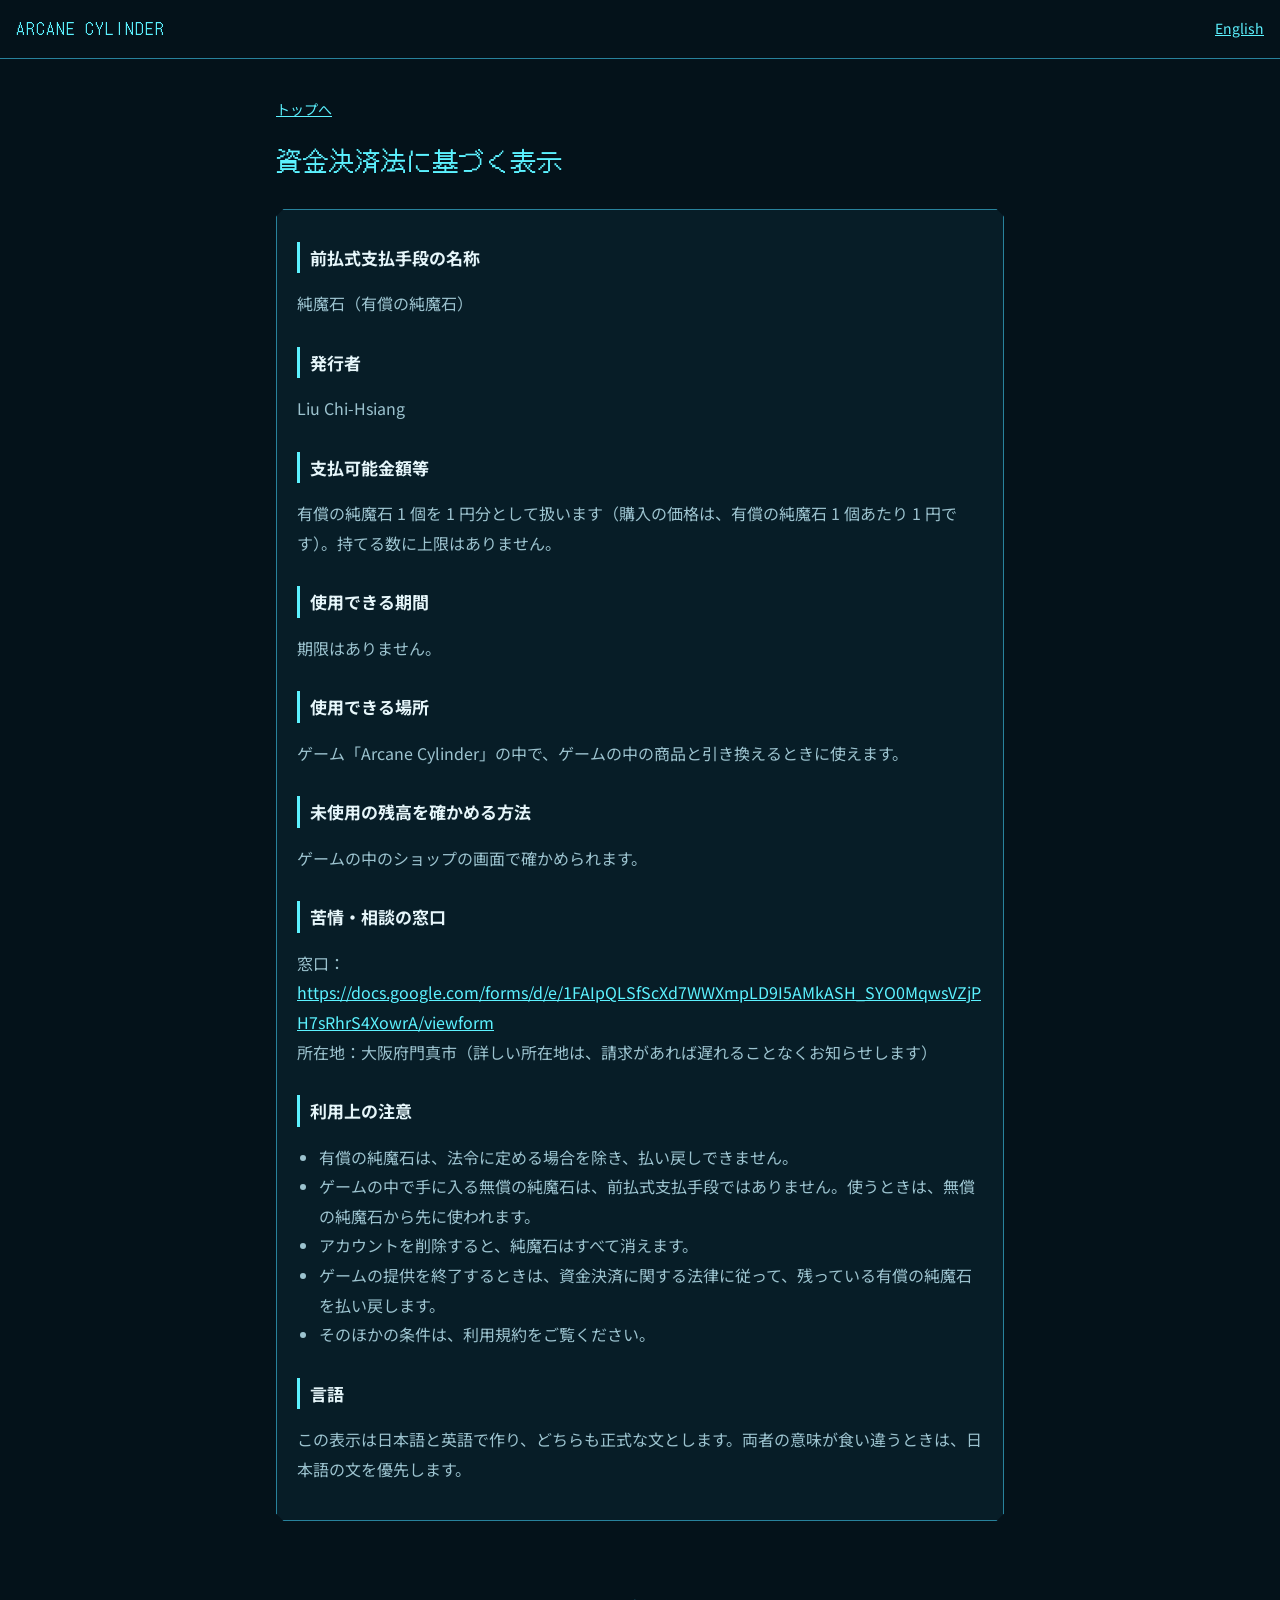
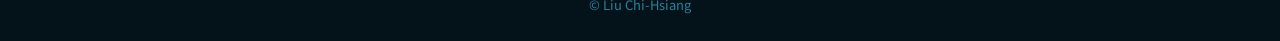
<file: ja/law.html>
<!doctype html>
<html lang="ja">
<head>
<meta charset="utf-8">
<meta name="viewport" content="width=device-width, initial-scale=1">
<title>資金決済法に基づく表示 | Arcane Cylinder</title>
<link rel="preconnect" href="https://fonts.googleapis.com">
<link rel="preconnect" href="https://fonts.gstatic.com" crossorigin>
<link href="https://fonts.googleapis.com/css2?family=DotGothic16&family=Noto+Sans+JP:wght@400;700&display=swap" rel="stylesheet">
<link rel="stylesheet" href="../style.css">
</head>
<body>
<header>
<a class="brand" href="./index.html">ARCANE CYLINDER</a>
<a class="lang" href="../en/law.html">English</a>
</header>
<main>
<p class="crumb"><a href="./index.html">トップへ</a></p>
<h1>資金決済法に基づく表示</h1>
<div class="doc">
<h2>前払式支払手段の名称</h2>
<p>純魔石（有償の純魔石）</p>
<h2>発行者</h2>
<p>Liu Chi-Hsiang</p>
<h2>支払可能金額等</h2>
<p>有償の純魔石 1 個を 1 円分として扱います（購入の価格は、有償の純魔石 1 個あたり 1 円です）。持てる数に上限はありません。</p>
<h2>使用できる期間</h2>
<p>期限はありません。</p>
<h2>使用できる場所</h2>
<p>ゲーム「Arcane Cylinder」の中で、ゲームの中の商品と引き換えるときに使えます。</p>
<h2>未使用の残高を確かめる方法</h2>
<p>ゲームの中のショップの画面で確かめられます。</p>
<h2>苦情・相談の窓口</h2>
<p>窓口：<a href="https://docs.google.com/forms/d/e/1FAIpQLSfScXd7WWXmpLD9I5AMkASH_SYO0MqwsVZjPH7sRhrS4XowrA/viewform">https://docs.google.com/forms/d/e/1FAIpQLSfScXd7WWXmpLD9I5AMkASH_SYO0MqwsVZjPH7sRhrS4XowrA/viewform</a><br>所在地：大阪府門真市（詳しい所在地は、請求があれば遅れることなくお知らせします）</p>
<h2>利用上の注意</h2>
<ul><li>有償の純魔石は、法令に定める場合を除き、払い戻しできません。</li><li>ゲームの中で手に入る無償の純魔石は、前払式支払手段ではありません。使うときは、無償の純魔石から先に使われます。</li><li>アカウントを削除すると、純魔石はすべて消えます。</li><li>ゲームの提供を終了するときは、資金決済に関する法律に従って、残っている有償の純魔石を払い戻します。</li><li>そのほかの条件は、利用規約をご覧ください。</li></ul>
<h2>言語</h2>
<p>この表示は日本語と英語で作り、どちらも正式な文とします。両者の意味が食い違うときは、日本語の文を優先します。</p>
</div>
</main>
<footer>© Liu Chi-Hsiang</footer>
</body>
</html>
</file>
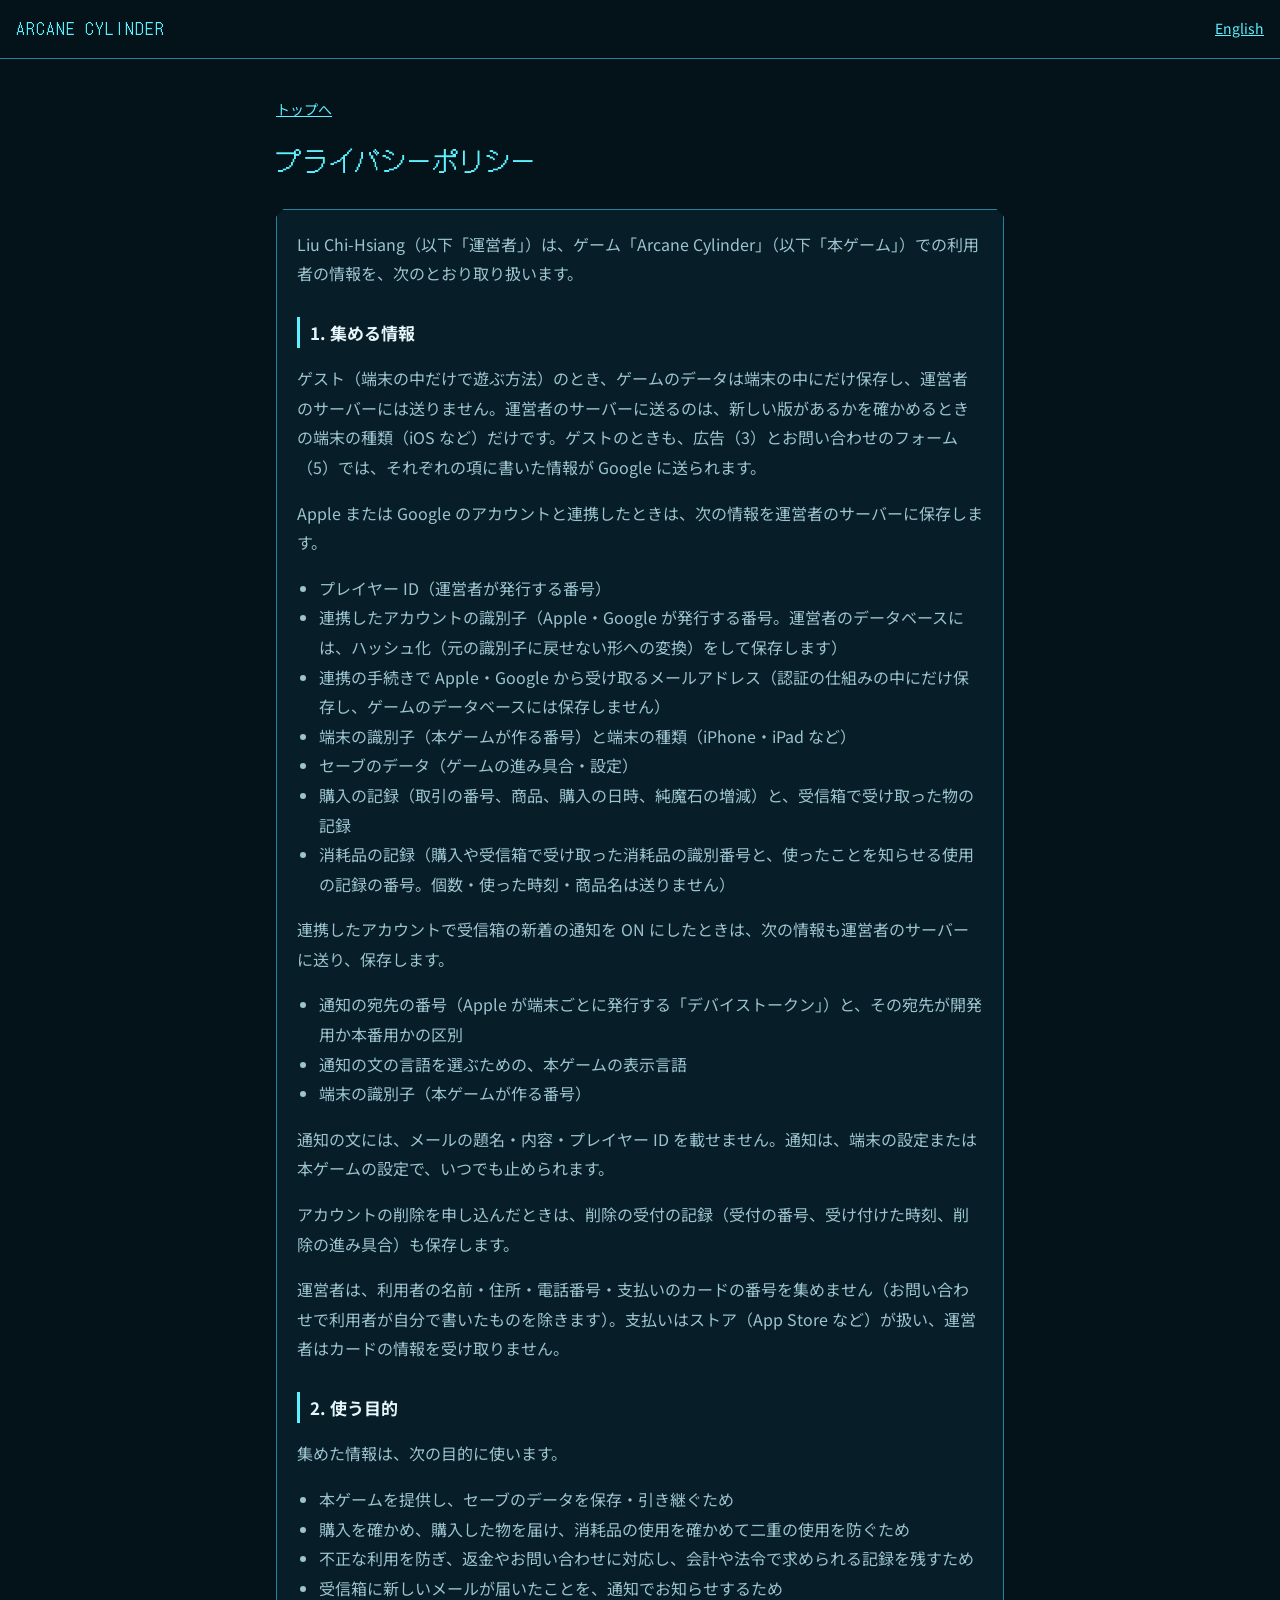
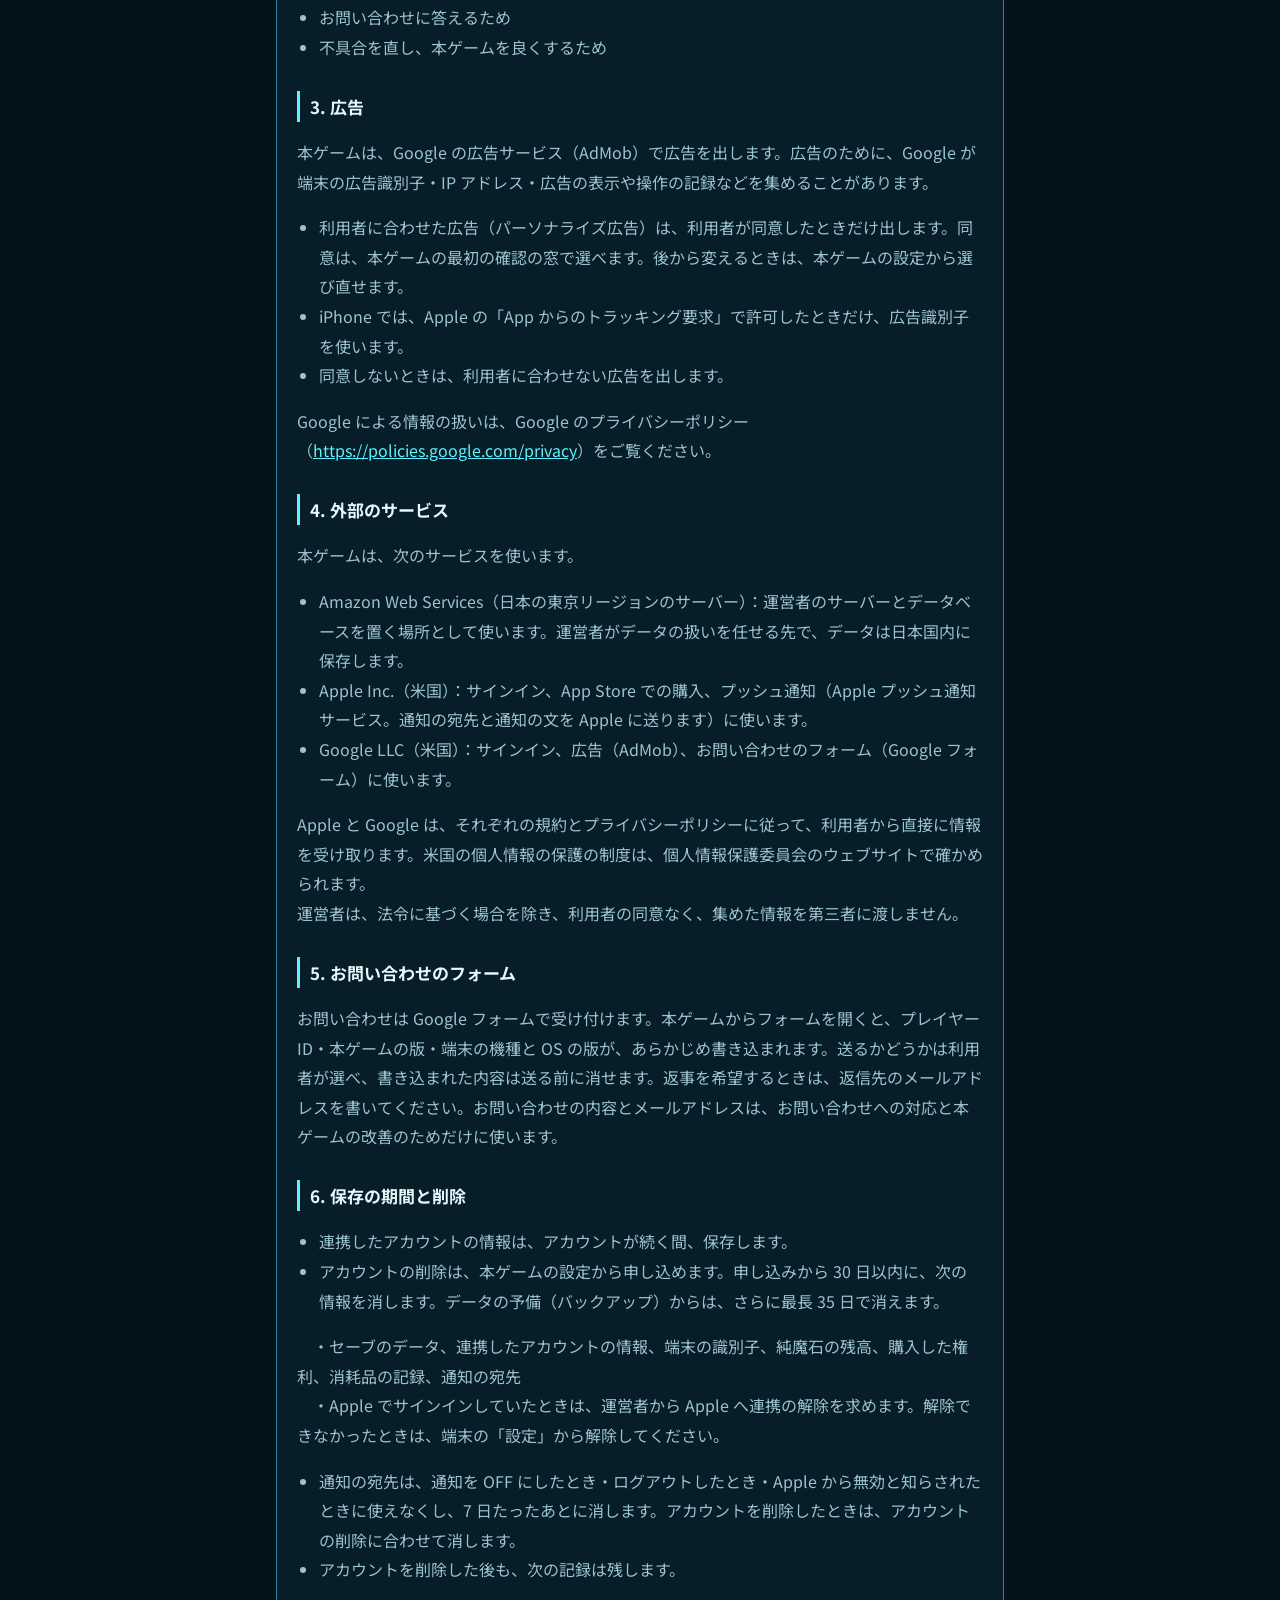
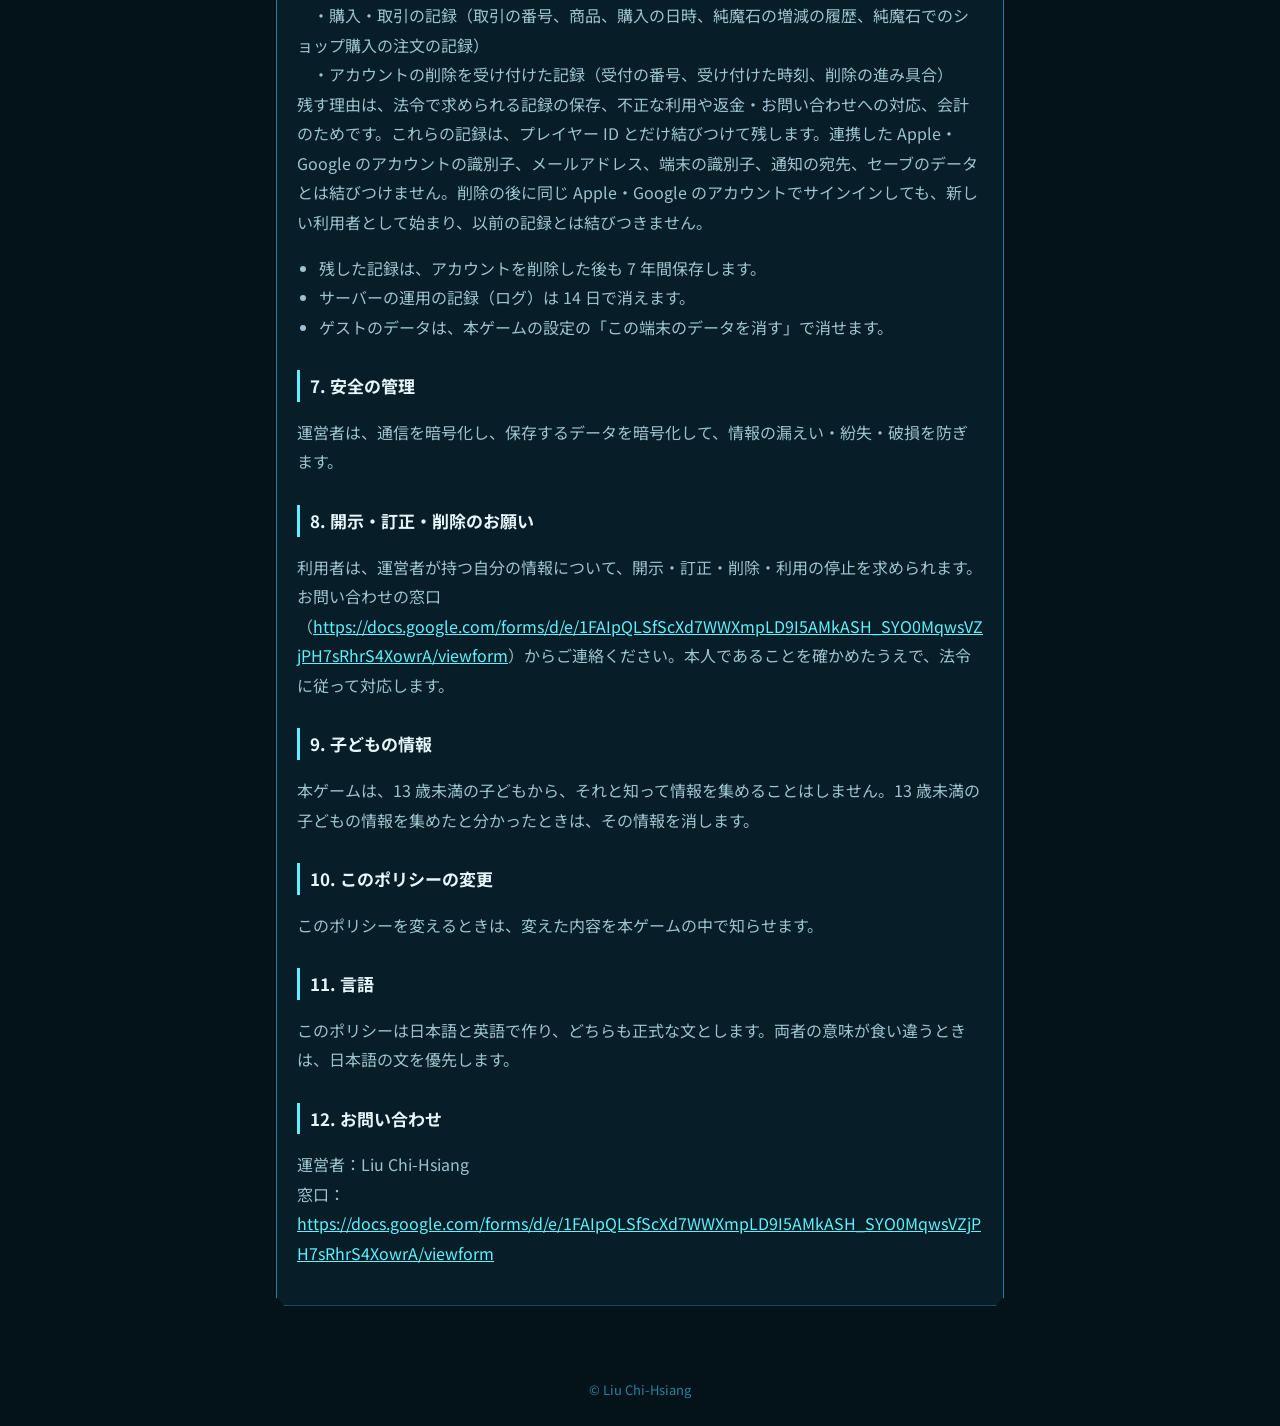
<file: ja/privacy.html>
<!doctype html>
<html lang="ja">
<head>
<meta charset="utf-8">
<meta name="viewport" content="width=device-width, initial-scale=1">
<title>プライバシーポリシー | Arcane Cylinder</title>
<link rel="preconnect" href="https://fonts.googleapis.com">
<link rel="preconnect" href="https://fonts.gstatic.com" crossorigin>
<link href="https://fonts.googleapis.com/css2?family=DotGothic16&family=Noto+Sans+JP:wght@400;700&display=swap" rel="stylesheet">
<link rel="stylesheet" href="../style.css">
</head>
<body>
<header>
<a class="brand" href="./index.html">ARCANE CYLINDER</a>
<a class="lang" href="../en/privacy.html">English</a>
</header>
<main>
<p class="crumb"><a href="./index.html">トップへ</a></p>
<h1>プライバシーポリシー</h1>
<div class="doc">
<p>Liu Chi-Hsiang（以下「運営者」）は、ゲーム「Arcane Cylinder」（以下「本ゲーム」）での利用者の情報を、次のとおり取り扱います。</p>
<h2>1. 集める情報</h2>
<p>ゲスト（端末の中だけで遊ぶ方法）のとき、ゲームのデータは端末の中にだけ保存し、運営者のサーバーには送りません。運営者のサーバーに送るのは、新しい版があるかを確かめるときの端末の種類（iOS など）だけです。ゲストのときも、広告（3）とお問い合わせのフォーム（5）では、それぞれの項に書いた情報が Google に送られます。</p>
<p>Apple または Google のアカウントと連携したときは、次の情報を運営者のサーバーに保存します。</p>
<ul><li>プレイヤー ID（運営者が発行する番号）</li><li>連携したアカウントの識別子（Apple・Google が発行する番号。運営者のデータベースには、ハッシュ化（元の識別子に戻せない形への変換）をして保存します）</li><li>連携の手続きで Apple・Google から受け取るメールアドレス（認証の仕組みの中にだけ保存し、ゲームのデータベースには保存しません）</li><li>端末の識別子（本ゲームが作る番号）と端末の種類（iPhone・iPad など）</li><li>セーブのデータ（ゲームの進み具合・設定）</li><li>購入の記録（取引の番号、商品、購入の日時、純魔石の増減）と、受信箱で受け取った物の記録</li><li>消耗品の記録（購入や受信箱で受け取った消耗品の識別番号と、使ったことを知らせる使用の記録の番号。個数・使った時刻・商品名は送りません）</li></ul>
<p>連携したアカウントで受信箱の新着の通知を ON にしたときは、次の情報も運営者のサーバーに送り、保存します。</p>
<ul><li>通知の宛先の番号（Apple が端末ごとに発行する「デバイストークン」）と、その宛先が開発用か本番用かの区別</li><li>通知の文の言語を選ぶための、本ゲームの表示言語</li><li>端末の識別子（本ゲームが作る番号）</li></ul>
<p>通知の文には、メールの題名・内容・プレイヤー ID を載せません。通知は、端末の設定または本ゲームの設定で、いつでも止められます。</p>
<p>アカウントの削除を申し込んだときは、削除の受付の記録（受付の番号、受け付けた時刻、削除の進み具合）も保存します。</p>
<p>運営者は、利用者の名前・住所・電話番号・支払いのカードの番号を集めません（お問い合わせで利用者が自分で書いたものを除きます）。支払いはストア（App Store など）が扱い、運営者はカードの情報を受け取りません。</p>
<h2>2. 使う目的</h2>
<p>集めた情報は、次の目的に使います。</p>
<ul><li>本ゲームを提供し、セーブのデータを保存・引き継ぐため</li><li>購入を確かめ、購入した物を届け、消耗品の使用を確かめて二重の使用を防ぐため</li><li>不正な利用を防ぎ、返金やお問い合わせに対応し、会計や法令で求められる記録を残すため</li><li>受信箱に新しいメールが届いたことを、通知でお知らせするため</li><li>お問い合わせに答えるため</li><li>不具合を直し、本ゲームを良くするため</li></ul>
<h2>3. 広告</h2>
<p>本ゲームは、Google の広告サービス（AdMob）で広告を出します。広告のために、Google が端末の広告識別子・IP アドレス・広告の表示や操作の記録などを集めることがあります。</p>
<ul><li>利用者に合わせた広告（パーソナライズ広告）は、利用者が同意したときだけ出します。同意は、本ゲームの最初の確認の窓で選べます。後から変えるときは、本ゲームの設定から選び直せます。</li><li>iPhone では、Apple の「App からのトラッキング要求」で許可したときだけ、広告識別子を使います。</li><li>同意しないときは、利用者に合わせない広告を出します。</li></ul>
<p>Google による情報の扱いは、Google のプライバシーポリシー（<a href="https://policies.google.com/privacy">https://policies.google.com/privacy</a>）をご覧ください。</p>
<h2>4. 外部のサービス</h2>
<p>本ゲームは、次のサービスを使います。</p>
<ul><li>Amazon Web Services（日本の東京リージョンのサーバー）：運営者のサーバーとデータベースを置く場所として使います。運営者がデータの扱いを任せる先で、データは日本国内に保存します。</li><li>Apple Inc.（米国）：サインイン、App Store での購入、プッシュ通知（Apple プッシュ通知サービス。通知の宛先と通知の文を Apple に送ります）に使います。</li><li>Google LLC（米国）：サインイン、広告（AdMob）、お問い合わせのフォーム（Google フォーム）に使います。</li></ul>
<p>Apple と Google は、それぞれの規約とプライバシーポリシーに従って、利用者から直接に情報を受け取ります。米国の個人情報の保護の制度は、個人情報保護委員会のウェブサイトで確かめられます。<br>運営者は、法令に基づく場合を除き、利用者の同意なく、集めた情報を第三者に渡しません。</p>
<h2>5. お問い合わせのフォーム</h2>
<p>お問い合わせは Google フォームで受け付けます。本ゲームからフォームを開くと、プレイヤー ID・本ゲームの版・端末の機種と OS の版が、あらかじめ書き込まれます。送るかどうかは利用者が選べ、書き込まれた内容は送る前に消せます。返事を希望するときは、返信先のメールアドレスを書いてください。お問い合わせの内容とメールアドレスは、お問い合わせへの対応と本ゲームの改善のためだけに使います。</p>
<h2>6. 保存の期間と削除</h2>
<ul><li>連携したアカウントの情報は、アカウントが続く間、保存します。</li><li>アカウントの削除は、本ゲームの設定から申し込めます。申し込みから 30 日以内に、次の情報を消します。データの予備（バックアップ）からは、さらに最長 35 日で消えます。</li></ul>
<p>　・セーブのデータ、連携したアカウントの情報、端末の識別子、純魔石の残高、購入した権利、消耗品の記録、通知の宛先<br>　・Apple でサインインしていたときは、運営者から Apple へ連携の解除を求めます。解除できなかったときは、端末の「設定」から解除してください。</p>
<ul><li>通知の宛先は、通知を OFF にしたとき・ログアウトしたとき・Apple から無効と知らされたときに使えなくし、7 日たったあとに消します。アカウントを削除したときは、アカウントの削除に合わせて消します。</li><li>アカウントを削除した後も、次の記録は残します。</li></ul>
<p>　・購入・取引の記録（取引の番号、商品、購入の日時、純魔石の増減の履歴、純魔石でのショップ購入の注文の記録）<br>　・アカウントの削除を受け付けた記録（受付の番号、受け付けた時刻、削除の進み具合）<br>残す理由は、法令で求められる記録の保存、不正な利用や返金・お問い合わせへの対応、会計のためです。これらの記録は、プレイヤー ID とだけ結びつけて残します。連携した Apple・Google のアカウントの識別子、メールアドレス、端末の識別子、通知の宛先、セーブのデータとは結びつけません。削除の後に同じ Apple・Google のアカウントでサインインしても、新しい利用者として始まり、以前の記録とは結びつきません。</p>
<ul><li>残した記録は、アカウントを削除した後も 7 年間保存します。</li><li>サーバーの運用の記録（ログ）は 14 日で消えます。</li><li>ゲストのデータは、本ゲームの設定の「この端末のデータを消す」で消せます。</li></ul>
<h2>7. 安全の管理</h2>
<p>運営者は、通信を暗号化し、保存するデータを暗号化して、情報の漏えい・紛失・破損を防ぎます。</p>
<h2>8. 開示・訂正・削除のお願い</h2>
<p>利用者は、運営者が持つ自分の情報について、開示・訂正・削除・利用の停止を求められます。お問い合わせの窓口（<a href="https://docs.google.com/forms/d/e/1FAIpQLSfScXd7WWXmpLD9I5AMkASH_SYO0MqwsVZjPH7sRhrS4XowrA/viewform">https://docs.google.com/forms/d/e/1FAIpQLSfScXd7WWXmpLD9I5AMkASH_SYO0MqwsVZjPH7sRhrS4XowrA/viewform</a>）からご連絡ください。本人であることを確かめたうえで、法令に従って対応します。</p>
<h2>9. 子どもの情報</h2>
<p>本ゲームは、13 歳未満の子どもから、それと知って情報を集めることはしません。13 歳未満の子どもの情報を集めたと分かったときは、その情報を消します。</p>
<h2>10. このポリシーの変更</h2>
<p>このポリシーを変えるときは、変えた内容を本ゲームの中で知らせます。</p>
<h2>11. 言語</h2>
<p>このポリシーは日本語と英語で作り、どちらも正式な文とします。両者の意味が食い違うときは、日本語の文を優先します。</p>
<h2>12. お問い合わせ</h2>
<p>運営者：Liu Chi-Hsiang<br>窓口：<a href="https://docs.google.com/forms/d/e/1FAIpQLSfScXd7WWXmpLD9I5AMkASH_SYO0MqwsVZjPH7sRhrS4XowrA/viewform">https://docs.google.com/forms/d/e/1FAIpQLSfScXd7WWXmpLD9I5AMkASH_SYO0MqwsVZjPH7sRhrS4XowrA/viewform</a></p>
</div>
</main>
<footer>© Liu Chi-Hsiang</footer>
</body>
</html>
</file>
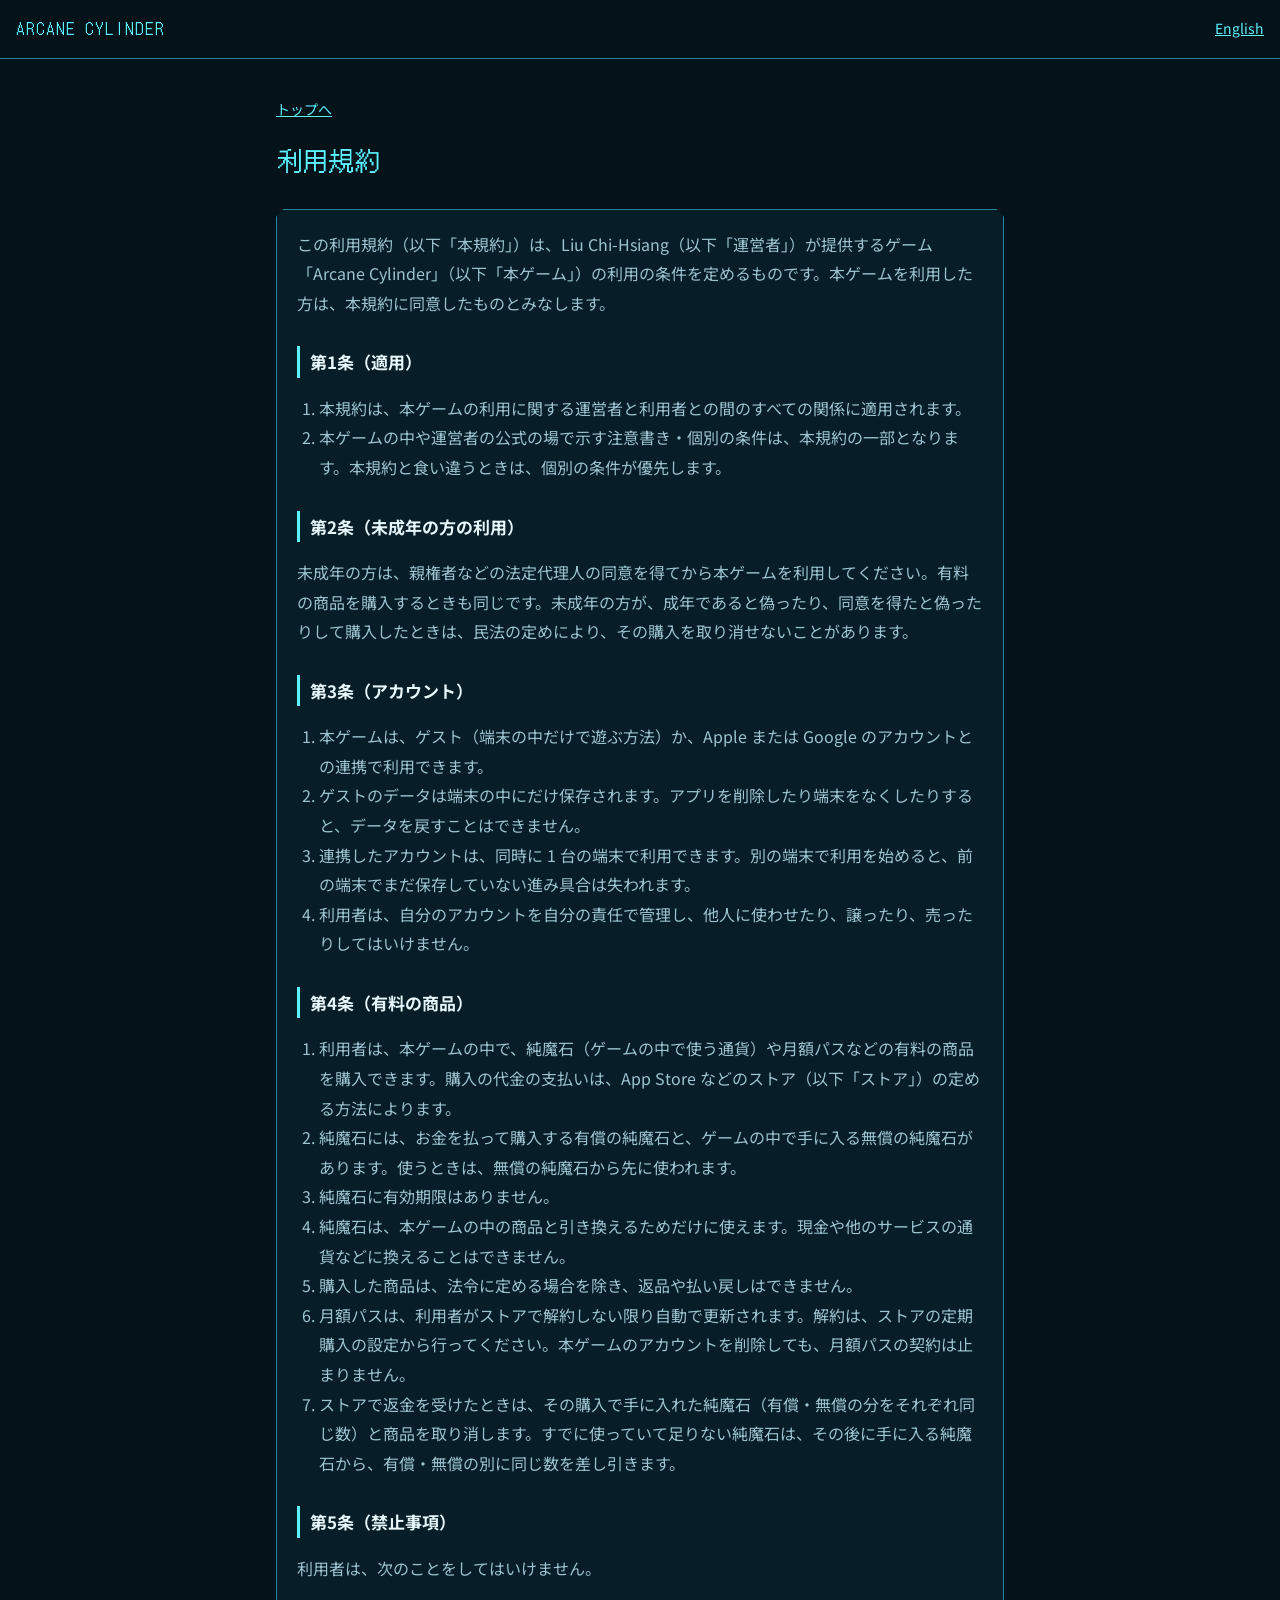
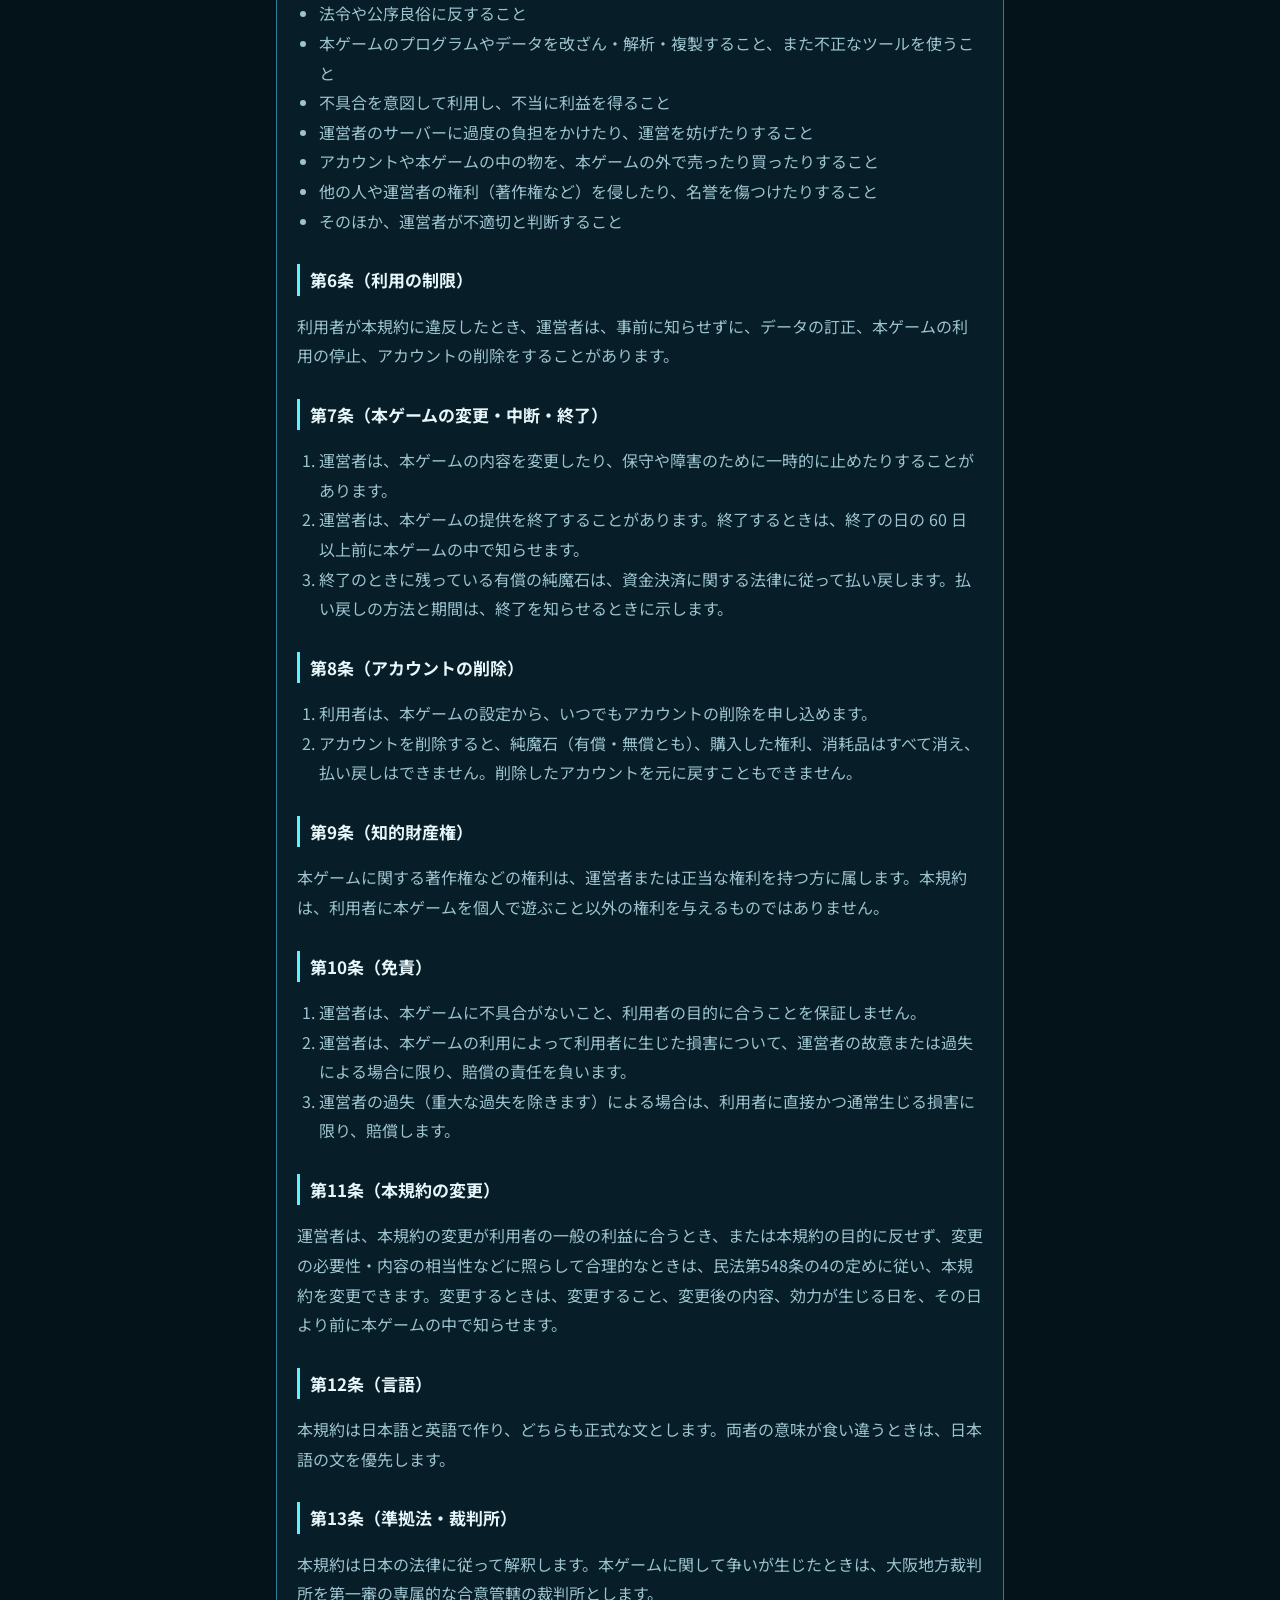
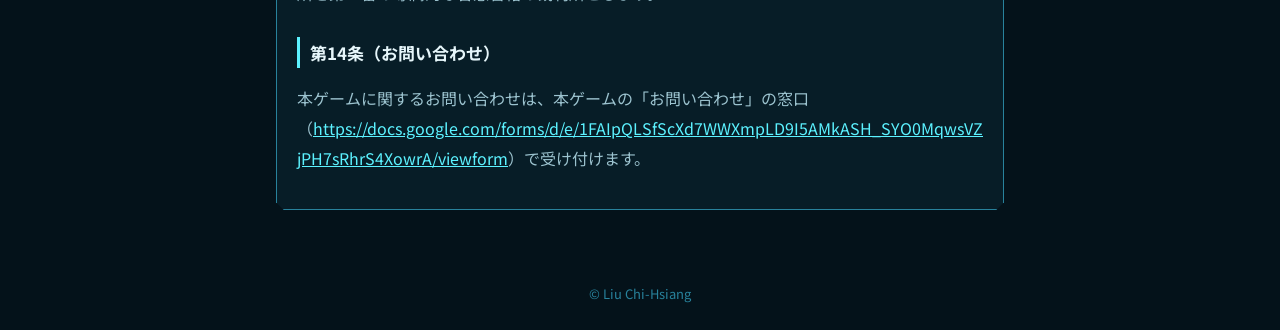
<file: ja/terms.html>
<!doctype html>
<html lang="ja">
<head>
<meta charset="utf-8">
<meta name="viewport" content="width=device-width, initial-scale=1">
<title>利用規約 | Arcane Cylinder</title>
<link rel="preconnect" href="https://fonts.googleapis.com">
<link rel="preconnect" href="https://fonts.gstatic.com" crossorigin>
<link href="https://fonts.googleapis.com/css2?family=DotGothic16&family=Noto+Sans+JP:wght@400;700&display=swap" rel="stylesheet">
<link rel="stylesheet" href="../style.css">
</head>
<body>
<header>
<a class="brand" href="./index.html">ARCANE CYLINDER</a>
<a class="lang" href="../en/terms.html">English</a>
</header>
<main>
<p class="crumb"><a href="./index.html">トップへ</a></p>
<h1>利用規約</h1>
<div class="doc">
<p>この利用規約（以下「本規約」）は、Liu Chi-Hsiang（以下「運営者」）が提供するゲーム「Arcane Cylinder」（以下「本ゲーム」）の利用の条件を定めるものです。本ゲームを利用した方は、本規約に同意したものとみなします。</p>
<h2>第1条（適用）</h2>
<ol><li>本規約は、本ゲームの利用に関する運営者と利用者との間のすべての関係に適用されます。</li><li>本ゲームの中や運営者の公式の場で示す注意書き・個別の条件は、本規約の一部となります。本規約と食い違うときは、個別の条件が優先します。</li></ol>
<h2>第2条（未成年の方の利用）</h2>
<p>未成年の方は、親権者などの法定代理人の同意を得てから本ゲームを利用してください。有料の商品を購入するときも同じです。未成年の方が、成年であると偽ったり、同意を得たと偽ったりして購入したときは、民法の定めにより、その購入を取り消せないことがあります。</p>
<h2>第3条（アカウント）</h2>
<ol><li>本ゲームは、ゲスト（端末の中だけで遊ぶ方法）か、Apple または Google のアカウントとの連携で利用できます。</li><li>ゲストのデータは端末の中にだけ保存されます。アプリを削除したり端末をなくしたりすると、データを戻すことはできません。</li><li>連携したアカウントは、同時に 1 台の端末で利用できます。別の端末で利用を始めると、前の端末でまだ保存していない進み具合は失われます。</li><li>利用者は、自分のアカウントを自分の責任で管理し、他人に使わせたり、譲ったり、売ったりしてはいけません。</li></ol>
<h2>第4条（有料の商品）</h2>
<ol><li>利用者は、本ゲームの中で、純魔石（ゲームの中で使う通貨）や月額パスなどの有料の商品を購入できます。購入の代金の支払いは、App Store などのストア（以下「ストア」）の定める方法によります。</li><li>純魔石には、お金を払って購入する有償の純魔石と、ゲームの中で手に入る無償の純魔石があります。使うときは、無償の純魔石から先に使われます。</li><li>純魔石に有効期限はありません。</li><li>純魔石は、本ゲームの中の商品と引き換えるためだけに使えます。現金や他のサービスの通貨などに換えることはできません。</li><li>購入した商品は、法令に定める場合を除き、返品や払い戻しはできません。</li><li>月額パスは、利用者がストアで解約しない限り自動で更新されます。解約は、ストアの定期購入の設定から行ってください。本ゲームのアカウントを削除しても、月額パスの契約は止まりません。</li><li>ストアで返金を受けたときは、その購入で手に入れた純魔石（有償・無償の分をそれぞれ同じ数）と商品を取り消します。すでに使っていて足りない純魔石は、その後に手に入る純魔石から、有償・無償の別に同じ数を差し引きます。</li></ol>
<h2>第5条（禁止事項）</h2>
<p>利用者は、次のことをしてはいけません。</p>
<ul><li>法令や公序良俗に反すること</li><li>本ゲームのプログラムやデータを改ざん・解析・複製すること、また不正なツールを使うこと</li><li>不具合を意図して利用し、不当に利益を得ること</li><li>運営者のサーバーに過度の負担をかけたり、運営を妨げたりすること</li><li>アカウントや本ゲームの中の物を、本ゲームの外で売ったり買ったりすること</li><li>他の人や運営者の権利（著作権など）を侵したり、名誉を傷つけたりすること</li><li>そのほか、運営者が不適切と判断すること</li></ul>
<h2>第6条（利用の制限）</h2>
<p>利用者が本規約に違反したとき、運営者は、事前に知らせずに、データの訂正、本ゲームの利用の停止、アカウントの削除をすることがあります。</p>
<h2>第7条（本ゲームの変更・中断・終了）</h2>
<ol><li>運営者は、本ゲームの内容を変更したり、保守や障害のために一時的に止めたりすることがあります。</li><li>運営者は、本ゲームの提供を終了することがあります。終了するときは、終了の日の 60 日以上前に本ゲームの中で知らせます。</li><li>終了のときに残っている有償の純魔石は、資金決済に関する法律に従って払い戻します。払い戻しの方法と期間は、終了を知らせるときに示します。</li></ol>
<h2>第8条（アカウントの削除）</h2>
<ol><li>利用者は、本ゲームの設定から、いつでもアカウントの削除を申し込めます。</li><li>アカウントを削除すると、純魔石（有償・無償とも）、購入した権利、消耗品はすべて消え、払い戻しはできません。削除したアカウントを元に戻すこともできません。</li></ol>
<h2>第9条（知的財産権）</h2>
<p>本ゲームに関する著作権などの権利は、運営者または正当な権利を持つ方に属します。本規約は、利用者に本ゲームを個人で遊ぶこと以外の権利を与えるものではありません。</p>
<h2>第10条（免責）</h2>
<ol><li>運営者は、本ゲームに不具合がないこと、利用者の目的に合うことを保証しません。</li><li>運営者は、本ゲームの利用によって利用者に生じた損害について、運営者の故意または過失による場合に限り、賠償の責任を負います。</li><li>運営者の過失（重大な過失を除きます）による場合は、利用者に直接かつ通常生じる損害に限り、賠償します。</li></ol>
<h2>第11条（本規約の変更）</h2>
<p>運営者は、本規約の変更が利用者の一般の利益に合うとき、または本規約の目的に反せず、変更の必要性・内容の相当性などに照らして合理的なときは、民法第548条の4の定めに従い、本規約を変更できます。変更するときは、変更すること、変更後の内容、効力が生じる日を、その日より前に本ゲームの中で知らせます。</p>
<h2>第12条（言語）</h2>
<p>本規約は日本語と英語で作り、どちらも正式な文とします。両者の意味が食い違うときは、日本語の文を優先します。</p>
<h2>第13条（準拠法・裁判所）</h2>
<p>本規約は日本の法律に従って解釈します。本ゲームに関して争いが生じたときは、大阪地方裁判所を第一審の専属的な合意管轄の裁判所とします。</p>
<h2>第14条（お問い合わせ）</h2>
<p>本ゲームに関するお問い合わせは、本ゲームの「お問い合わせ」の窓口（<a href="https://docs.google.com/forms/d/e/1FAIpQLSfScXd7WWXmpLD9I5AMkASH_SYO0MqwsVZjPH7sRhrS4XowrA/viewform">https://docs.google.com/forms/d/e/1FAIpQLSfScXd7WWXmpLD9I5AMkASH_SYO0MqwsVZjPH7sRhrS4XowrA/viewform</a>）で受け付けます。</p>
</div>
</main>
<footer>© Liu Chi-Hsiang</footer>
</body>
</html>
</file>
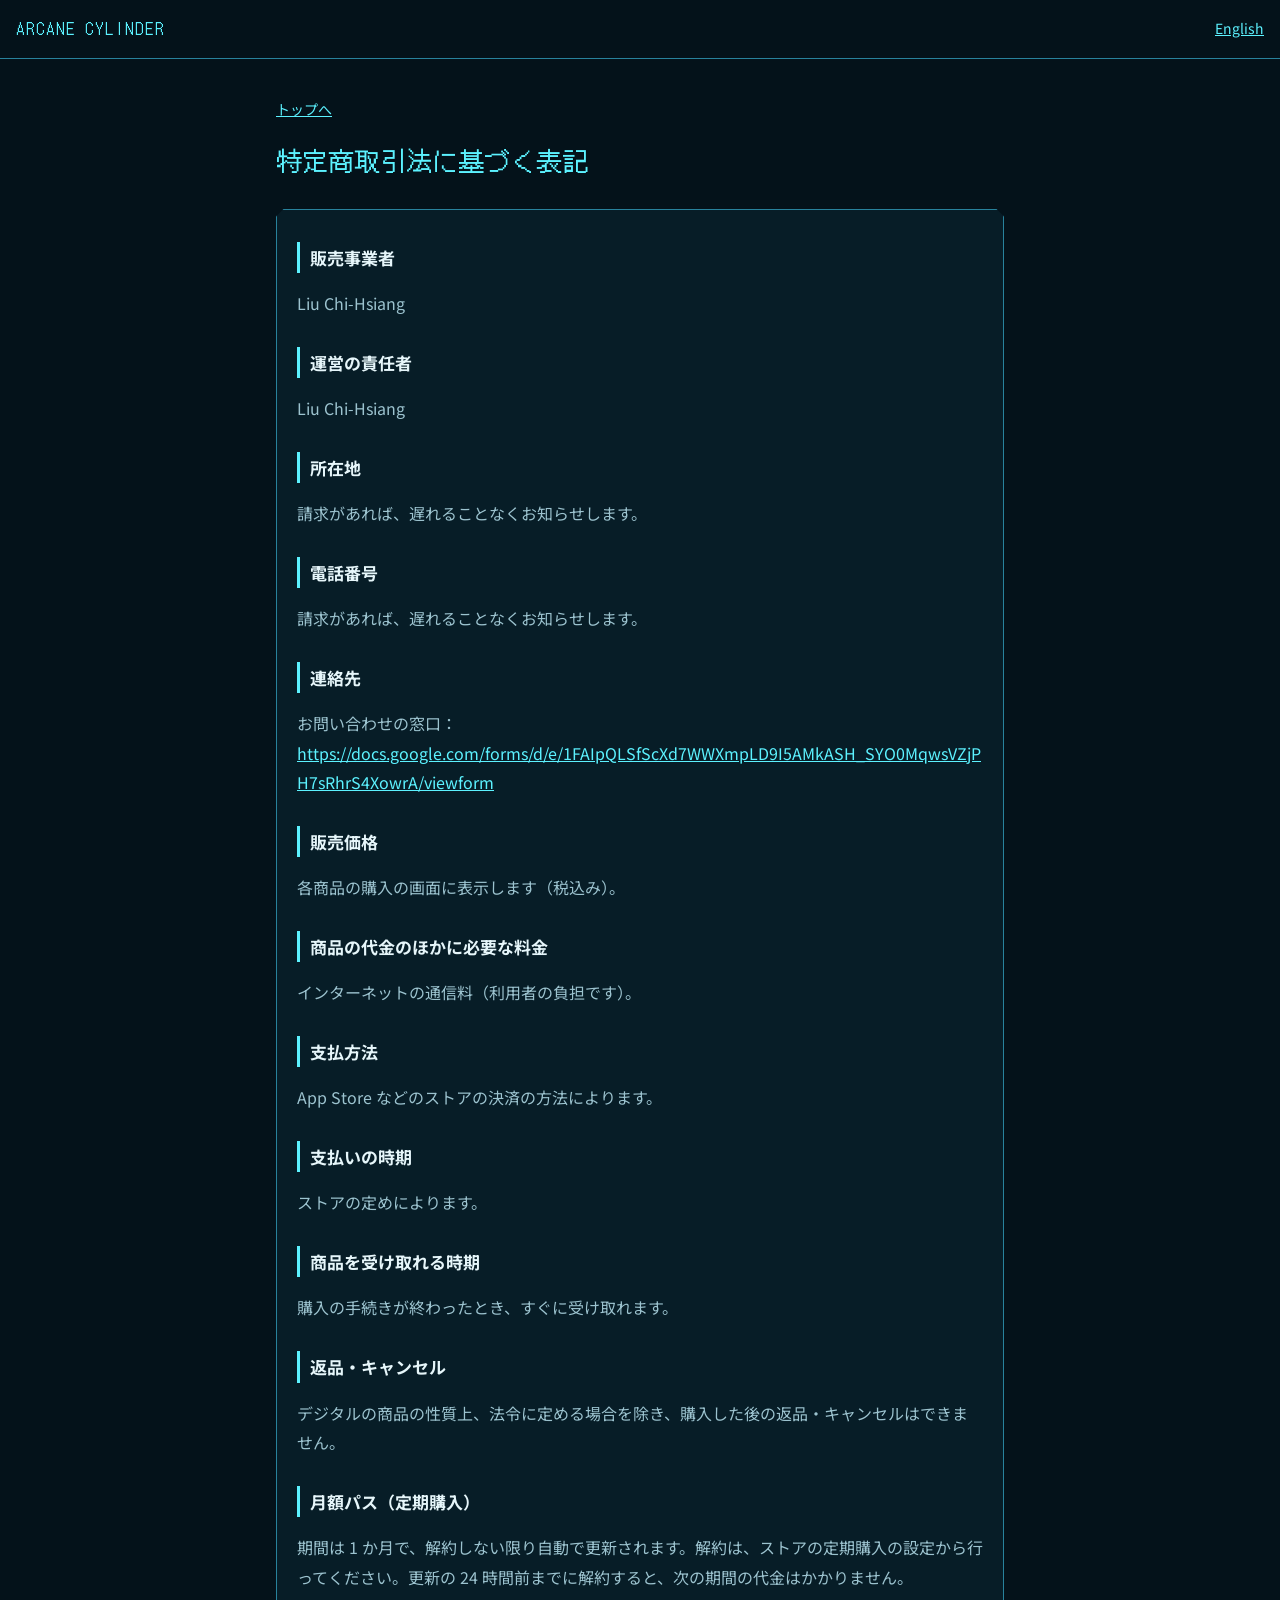
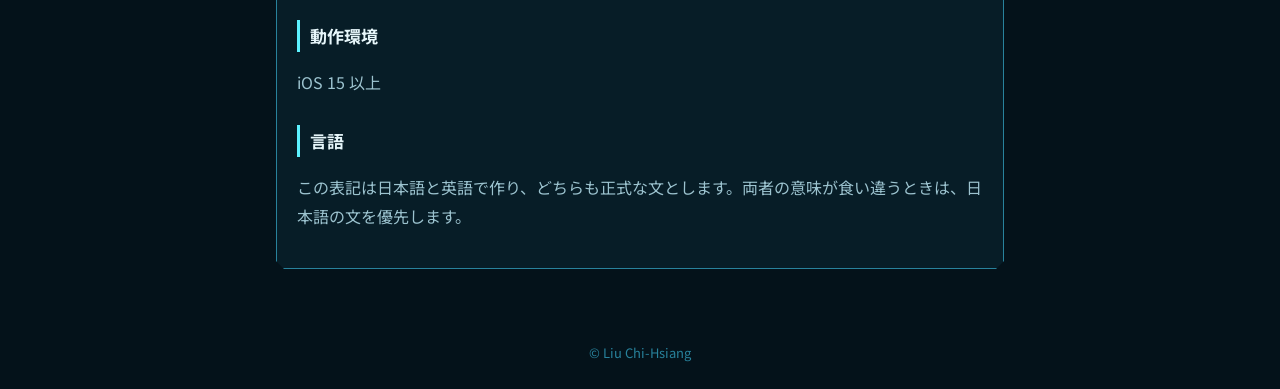
<file: ja/tokusho.html>
<!doctype html>
<html lang="ja">
<head>
<meta charset="utf-8">
<meta name="viewport" content="width=device-width, initial-scale=1">
<title>特定商取引法に基づく表記 | Arcane Cylinder</title>
<link rel="preconnect" href="https://fonts.googleapis.com">
<link rel="preconnect" href="https://fonts.gstatic.com" crossorigin>
<link href="https://fonts.googleapis.com/css2?family=DotGothic16&family=Noto+Sans+JP:wght@400;700&display=swap" rel="stylesheet">
<link rel="stylesheet" href="../style.css">
</head>
<body>
<header>
<a class="brand" href="./index.html">ARCANE CYLINDER</a>
<a class="lang" href="../en/tokusho.html">English</a>
</header>
<main>
<p class="crumb"><a href="./index.html">トップへ</a></p>
<h1>特定商取引法に基づく表記</h1>
<div class="doc">
<h2>販売事業者</h2>
<p>Liu Chi-Hsiang</p>
<h2>運営の責任者</h2>
<p>Liu Chi-Hsiang</p>
<h2>所在地</h2>
<p>請求があれば、遅れることなくお知らせします。</p>
<h2>電話番号</h2>
<p>請求があれば、遅れることなくお知らせします。</p>
<h2>連絡先</h2>
<p>お問い合わせの窓口：<a href="https://docs.google.com/forms/d/e/1FAIpQLSfScXd7WWXmpLD9I5AMkASH_SYO0MqwsVZjPH7sRhrS4XowrA/viewform">https://docs.google.com/forms/d/e/1FAIpQLSfScXd7WWXmpLD9I5AMkASH_SYO0MqwsVZjPH7sRhrS4XowrA/viewform</a></p>
<h2>販売価格</h2>
<p>各商品の購入の画面に表示します（税込み）。</p>
<h2>商品の代金のほかに必要な料金</h2>
<p>インターネットの通信料（利用者の負担です）。</p>
<h2>支払方法</h2>
<p>App Store などのストアの決済の方法によります。</p>
<h2>支払いの時期</h2>
<p>ストアの定めによります。</p>
<h2>商品を受け取れる時期</h2>
<p>購入の手続きが終わったとき、すぐに受け取れます。</p>
<h2>返品・キャンセル</h2>
<p>デジタルの商品の性質上、法令に定める場合を除き、購入した後の返品・キャンセルはできません。</p>
<h2>月額パス（定期購入）</h2>
<p>期間は 1 か月で、解約しない限り自動で更新されます。解約は、ストアの定期購入の設定から行ってください。更新の 24 時間前までに解約すると、次の期間の代金はかかりません。</p>
<h2>動作環境</h2>
<p>iOS 15 以上</p>
<h2>言語</h2>
<p>この表記は日本語と英語で作り、どちらも正式な文とします。両者の意味が食い違うときは、日本語の文を優先します。</p>
</div>
</main>
<footer>© Liu Chi-Hsiang</footer>
</body>
</html>
</file>
<file: style.css>
:root { --bg: #04121a; --panel: #071d27; --holo: #5cf2ff; --holo-dim: #28829c; --text: #e6f6fa; --dim: #9cc3cf; }
* { box-sizing: border-box; }
body { margin: 0; background: var(--bg); color: var(--text); font: 16px/1.85 "Noto Sans JP", system-ui, sans-serif; }
a { color: var(--holo); }
header { display: flex; justify-content: space-between; align-items: center; padding: 14px 16px; border-bottom: 1px solid var(--holo-dim); }
.brand { font-family: "DotGothic16", monospace; letter-spacing: .12em; text-decoration: none; }
.lang { font-size: 14px; }
main { max-width: 760px; margin: 0 auto; padding: 24px 16px 48px; }
h1 { font-family: "DotGothic16", "Noto Sans JP", monospace; font-weight: 400; font-size: 26px; color: var(--holo); margin: 8px 0 24px; }
h2 { font-size: 17px; margin: 28px 0 8px; padding-left: 10px; border-left: 3px solid var(--holo); }
p, li { color: var(--dim); overflow-wrap: anywhere; }
ol, ul { padding-left: 1.4em; }
.doc { background: var(--panel); border: 1px solid var(--holo-dim); padding: 4px 20px 20px; clip-path: polygon(8px 0, calc(100% - 8px) 0, 100% 8px, 100% calc(100% - 8px), calc(100% - 8px) 100%, 8px 100%, 0 calc(100% - 8px), 0 8px); }
.hero { padding: 32px 0 8px; }
.hero h1 { font-size: 34px; letter-spacing: .12em; margin-bottom: 4px; }
.button { display: inline-block; padding: 12px 20px; border: 1px solid var(--holo); background: rgba(92, 242, 255, .08); text-decoration: none; }
.links { list-style: none; padding: 0; }
.links li { border-bottom: 1px solid rgba(40, 130, 156, .5); }
.links a { display: block; padding: 12px 4px; text-decoration: none; }
.links a::after { content: "  ›"; }
.note, .crumb { font-size: 14px; }
footer { text-align: center; color: var(--holo-dim); font-size: 13px; padding: 24px 16px; }
</file>
